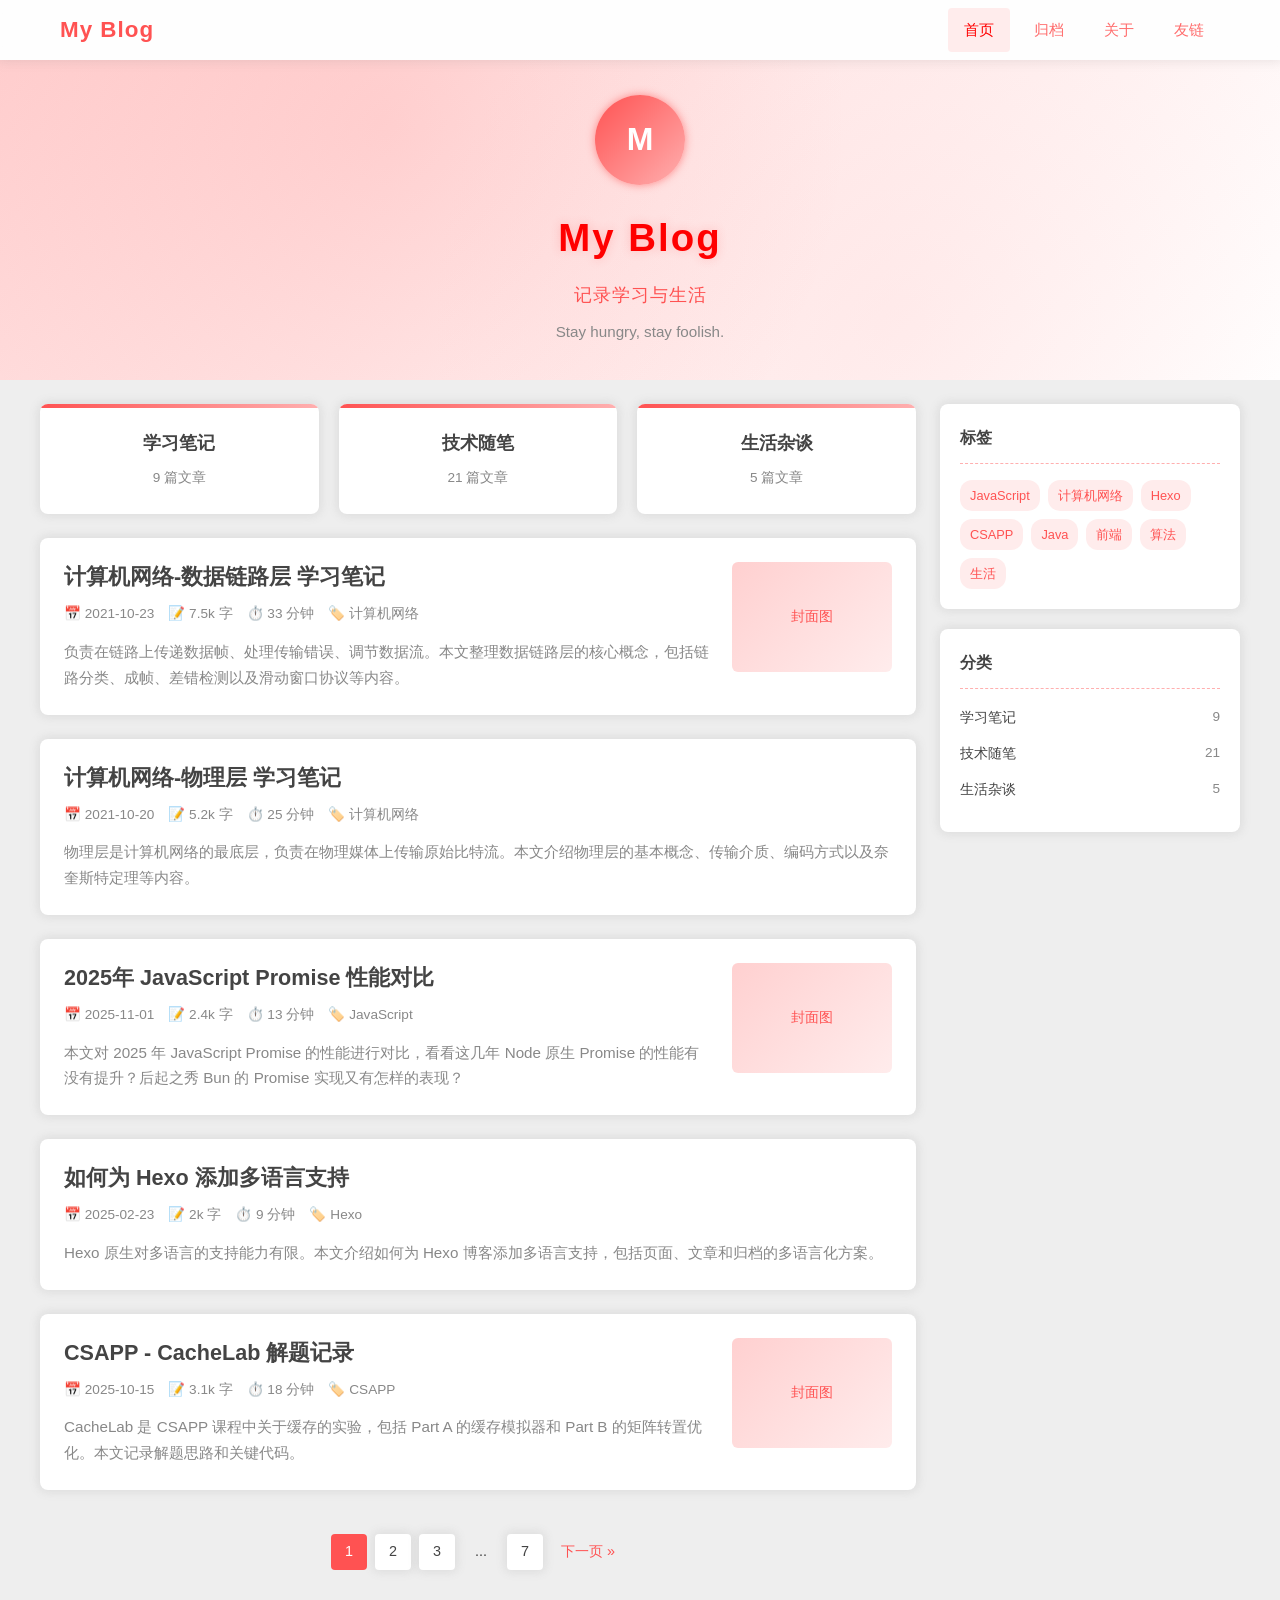
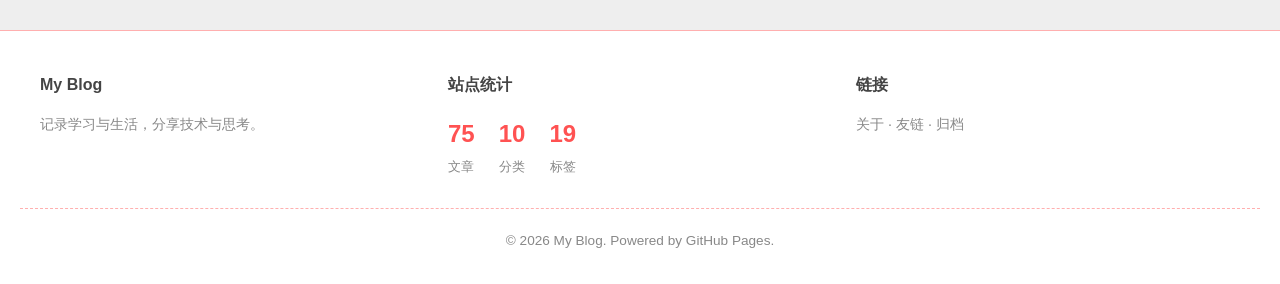
<file: index.html>
<!DOCTYPE html>
<html lang="zh-CN">
<head>
    <meta charset="UTF-8">
    <meta name="viewport" content="width=device-width, initial-scale=1.0">
    <title>My Blog</title>
    <link rel="stylesheet" href="css/style.css">
</head>
<body>
    <!-- 顶部导航 -->
    <nav class="navbar">
        <div class="nav-container">
            <a href="index.html" class="nav-logo">My Blog</a>
            <ul class="nav-menu">
                <li><a href="index.html" class="active">首页</a></li>
                <li><a href="archives.html">归档</a></li>
                <li><a href="about.html">关于</a></li>
                <li><a href="friends.html">友链</a></li>
            </ul>
            <button class="nav-toggle" aria-label="菜单">
                <span></span><span></span><span></span>
            </button>
        </div>
    </nav>

    <!-- 首页头部 -->
    <header class="header-hero">
        <div class="hero-inner">
            <div class="hero-avatar">M</div>
            <h1 class="hero-title">My Blog</h1>
            <p class="hero-subtitle">记录学习与生活</p>
            <p class="hero-desc">Stay hungry, stay foolish.</p>
        </div>
    </header>

    <!-- 主体内容 -->
    <div id="wrap">
        <div class="content">
            <main id="main">
                <!-- 分类卡片 -->
                <div class="category-grid">
                    <a href="#" class="category-card">
                        <div class="category-name">学习笔记</div>
                        <div class="category-count">9 篇文章</div>
                    </a>
                    <a href="#" class="category-card">
                        <div class="category-name">技术随笔</div>
                        <div class="category-count">21 篇文章</div>
                    </a>
                    <a href="#" class="category-card">
                        <div class="category-name">生活杂谈</div>
                        <div class="category-count">5 篇文章</div>
                    </a>
                </div>

                <!-- 文章列表 -->
                <div class="post-list">
                    <article class="post-card">
                        <div class="post-card-main">
                            <h2 class="post-title"><a href="post.html">计算机网络-数据链路层 学习笔记</a></h2>
                            <div class="post-meta">
                                <span>📅 2021-10-23</span>
                                <span>📝 7.5k 字</span>
                                <span>⏱️ 33 分钟</span>
                                <span>🏷️ <a href="#">计算机网络</a></span>
                            </div>
                            <div class="post-excerpt">
                                <p>负责在链路上传递数据帧、处理传输错误、调节数据流。本文整理数据链路层的核心概念，包括链路分类、成帧、差错检测以及滑动窗口协议等内容。</p>
                            </div>
                        </div>
                        <div class="post-card-thumb">封面图</div>
                    </article>

                    <article class="post-card">
                        <div class="post-card-main">
                            <h2 class="post-title"><a href="post.html">计算机网络-物理层 学习笔记</a></h2>
                            <div class="post-meta">
                                <span>📅 2021-10-20</span>
                                <span>📝 5.2k 字</span>
                                <span>⏱️ 25 分钟</span>
                                <span>🏷️ <a href="#">计算机网络</a></span>
                            </div>
                            <div class="post-excerpt">
                                <p>物理层是计算机网络的最底层，负责在物理媒体上传输原始比特流。本文介绍物理层的基本概念、传输介质、编码方式以及奈奎斯特定理等内容。</p>
                            </div>
                        </div>
                    </article>

                    <article class="post-card">
                        <div class="post-card-main">
                            <h2 class="post-title"><a href="post.html">2025年 JavaScript Promise 性能对比</a></h2>
                            <div class="post-meta">
                                <span>📅 2025-11-01</span>
                                <span>📝 2.4k 字</span>
                                <span>⏱️ 13 分钟</span>
                                <span>🏷️ <a href="#">JavaScript</a></span>
                            </div>
                            <div class="post-excerpt">
                                <p>本文对 2025 年 JavaScript Promise 的性能进行对比，看看这几年 Node 原生 Promise 的性能有没有提升？后起之秀 Bun 的 Promise 实现又有怎样的表现？</p>
                            </div>
                        </div>
                        <div class="post-card-thumb">封面图</div>
                    </article>

                    <article class="post-card">
                        <div class="post-card-main">
                            <h2 class="post-title"><a href="post.html">如何为 Hexo 添加多语言支持</a></h2>
                            <div class="post-meta">
                                <span>📅 2025-02-23</span>
                                <span>📝 2k 字</span>
                                <span>⏱️ 9 分钟</span>
                                <span>🏷️ <a href="#">Hexo</a></span>
                            </div>
                            <div class="post-excerpt">
                                <p>Hexo 原生对多语言的支持能力有限。本文介绍如何为 Hexo 博客添加多语言支持，包括页面、文章和归档的多语言化方案。</p>
                            </div>
                        </div>
                    </article>

                    <article class="post-card">
                        <div class="post-card-main">
                            <h2 class="post-title"><a href="post.html">CSAPP - CacheLab 解题记录</a></h2>
                            <div class="post-meta">
                                <span>📅 2025-10-15</span>
                                <span>📝 3.1k 字</span>
                                <span>⏱️ 18 分钟</span>
                                <span>🏷️ <a href="#">CSAPP</a></span>
                            </div>
                            <div class="post-excerpt">
                                <p>CacheLab 是 CSAPP 课程中关于缓存的实验，包括 Part A 的缓存模拟器和 Part B 的矩阵转置优化。本文记录解题思路和关键代码。</p>
                            </div>
                        </div>
                        <div class="post-card-thumb">封面图</div>
                    </article>
                </div>

                <!-- 分页 -->
                <div class="pagination">
                    <span class="page-current">1</span>
                    <a href="#" class="page-link">2</a>
                    <a href="#" class="page-link">3</a>
                    <span>...</span>
                    <a href="#" class="page-link">7</a>
                    <a href="#" class="page-next">下一页 »</a>
                </div>
            </main>

            <!-- 侧边栏 -->
            <aside class="sidebar">
                <div class="sidebar-card">
                    <h3 class="sidebar-title">标签</h3>
                    <div class="tag-cloud">
                        <a href="#">JavaScript</a>
                        <a href="#">计算机网络</a>
                        <a href="#">Hexo</a>
                        <a href="#">CSAPP</a>
                        <a href="#">Java</a>
                        <a href="#">前端</a>
                        <a href="#">算法</a>
                        <a href="#">生活</a>
                    </div>
                </div>

                <div class="sidebar-card">
                    <h3 class="sidebar-title">分类</h3>
                    <ul class="sidebar-list">
                        <li><a href="#">学习笔记 <span class="count">9</span></a></li>
                        <li><a href="#">技术随笔 <span class="count">21</span></a></li>
                        <li><a href="#">生活杂谈 <span class="count">5</span></a></li>
                    </ul>
                </div>
            </aside>
        </div>
    </div>

    <!-- 底部 -->
    <footer class="footer">
        <div class="footer-inner">
            <div class="footer-col">
                <h4 class="footer-col-title">My Blog</h4>
                <p>记录学习与生活，分享技术与思考。</p>
            </div>
            <div class="footer-col">
                <h4 class="footer-col-title">站点统计</h4>
                <div class="footer-stats">
                    <div class="footer-stat">
                        <div class="footer-stat-value">75</div>
                        <div class="footer-stat-label">文章</div>
                    </div>
                    <div class="footer-stat">
                        <div class="footer-stat-value">10</div>
                        <div class="footer-stat-label">分类</div>
                    </div>
                    <div class="footer-stat">
                        <div class="footer-stat-value">19</div>
                        <div class="footer-stat-label">标签</div>
                    </div>
                </div>
            </div>
            <div class="footer-col">
                <h4 class="footer-col-title">链接</h4>
                <p><a href="about.html">关于</a> · <a href="friends.html">友链</a> · <a href="archives.html">归档</a></p>
            </div>
        </div>
        <div class="footer-bottom">
            <p>&copy; 2026 My Blog. Powered by GitHub Pages.</p>
        </div>
    </footer>

    <script src="js/main.js"></script>
</body>
</html>
</file>
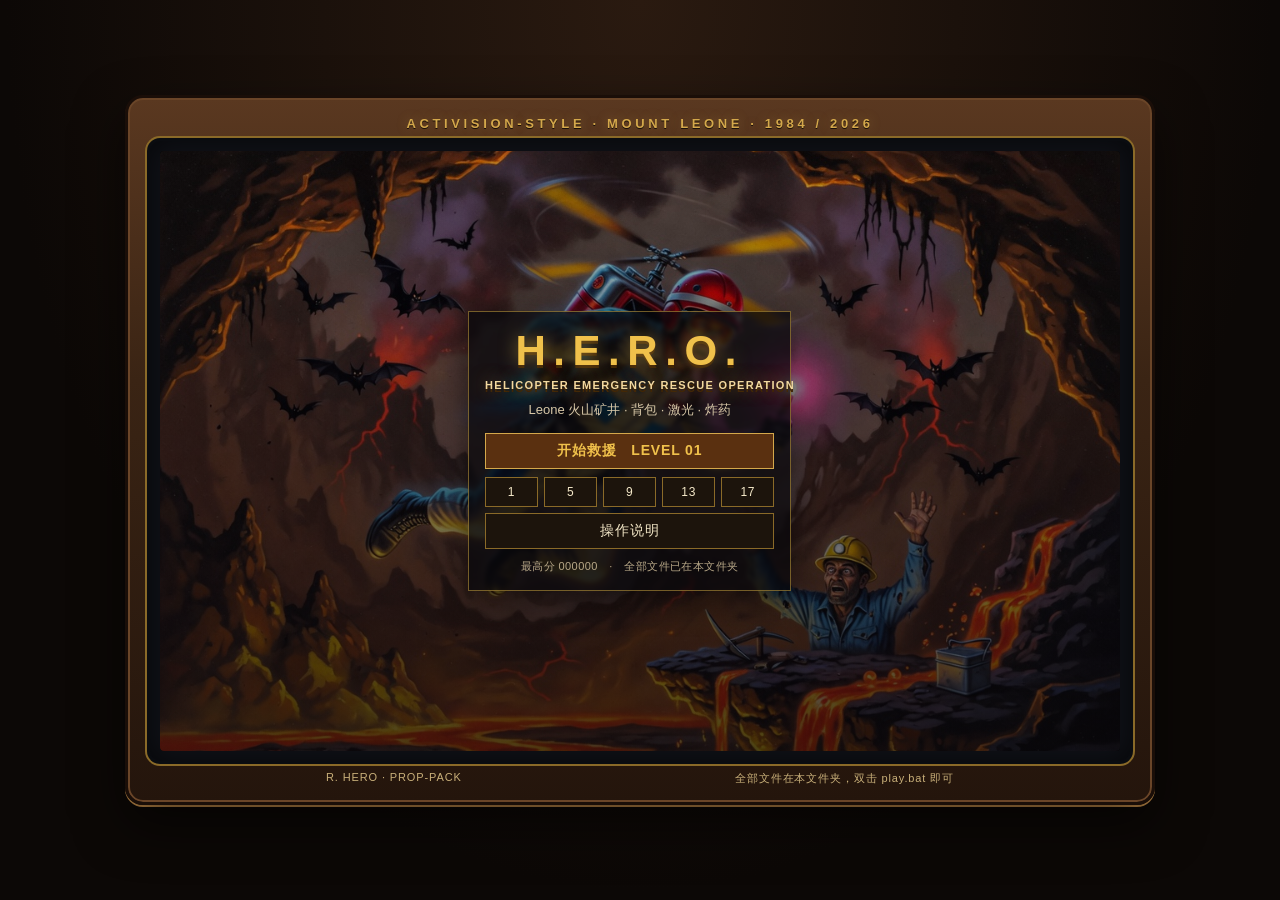
<file: static/game/HERO/index.html>
<!DOCTYPE html>
<html lang="zh-CN">
<head>
  <meta charset="UTF-8" />
  <meta name="viewport" content="width=device-width, initial-scale=1, maximum-scale=1, user-scalable=no" />
  <title>H.E.R.O. — Atari 复刻</title>
  <link rel="icon" href="assets/icon.jpg" />
  <link rel="stylesheet" href="css/style.css" />
</head>
<body>
  <div class="cabinet">
    <div class="brand">ACTIVISION-STYLE · MOUNT LEONE · 1984 / 2026</div>
    <div class="screen-bezel">
      <canvas id="game" width="320" height="200" tabindex="0" aria-label="H.E.R.O. game"></canvas>
      <div class="scanlines"></div>
      <div class="vignette"></div>
      <div id="overlay"><div id="overlay-root"></div></div>
      <div id="touch">
        <div class="pad up">▲</div>
        <div class="pad down">▼</div>
        <div class="pad left">◀</div>
        <div class="pad right">▶</div>
        <div class="pad bomb">炸药</div>
        <div class="pad laser">激光</div>
      </div>
    </div>
    <div class="footer">
      <span>R. HERO · PROP-PACK</span>
      <span>全部文件在本文件夹，双击 play.bat 即可</span>
    </div>
  </div>
  <script src="js/audio.js"></script>
  <script src="js/sprites.js"></script>
  <script src="js/levels.js"></script>
  <script src="js/game.js"></script>
</body>
</html>
</file>
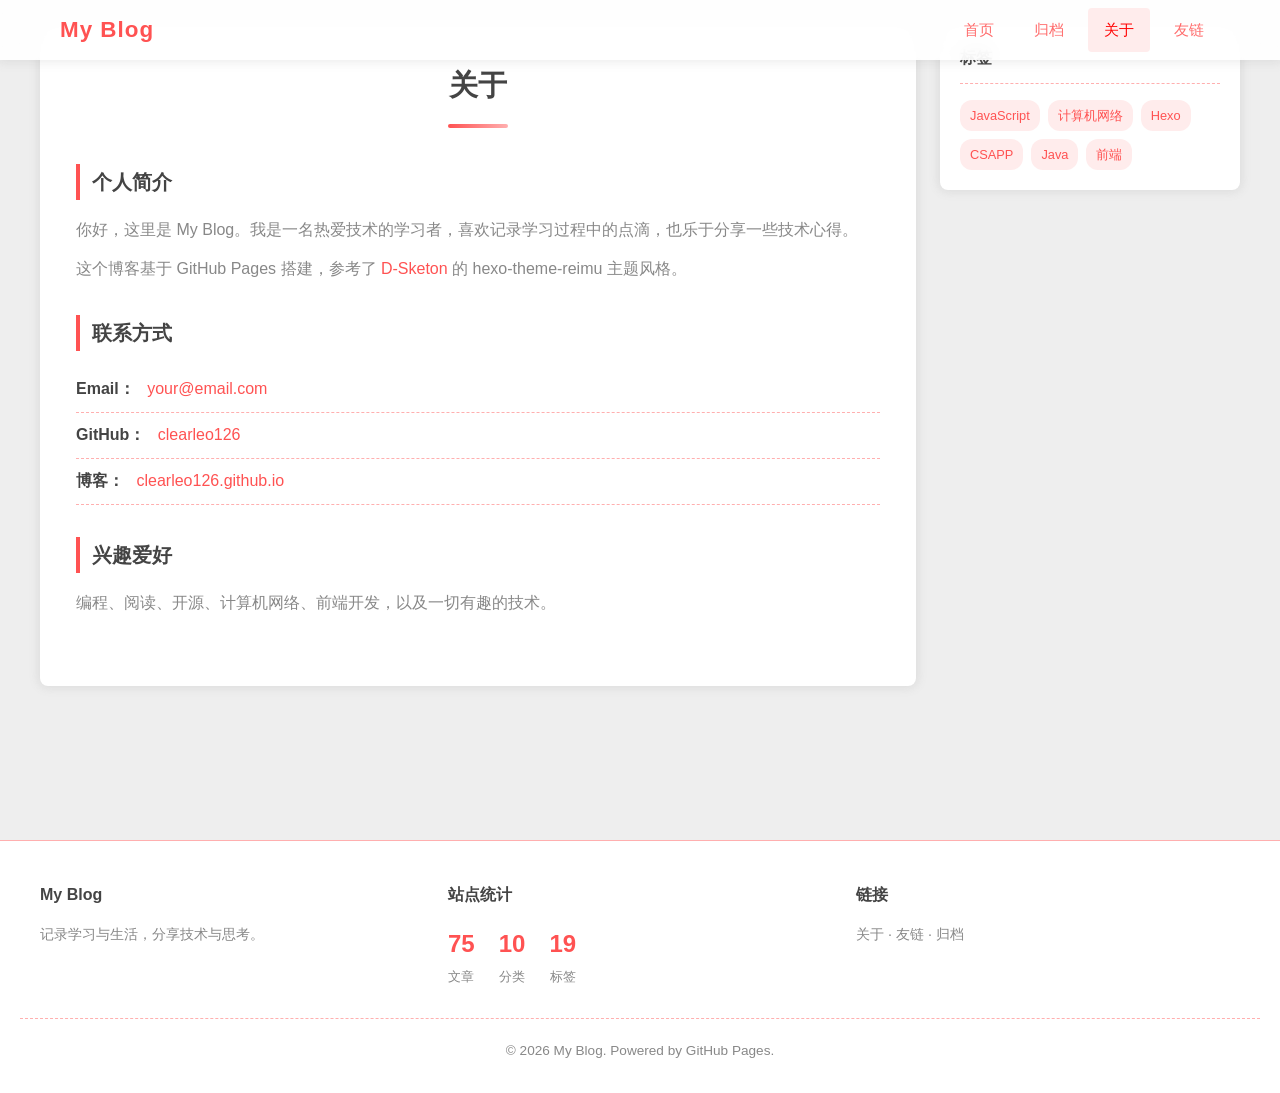
<file: about.html>
<!DOCTYPE html>
<html lang="zh-CN">
<head>
    <meta charset="UTF-8">
    <meta name="viewport" content="width=device-width, initial-scale=1.0">
    <title>关于 - My Blog</title>
    <link rel="stylesheet" href="css/style.css">
</head>
<body>
    <!-- 顶部导航 -->
    <nav class="navbar">
        <div class="nav-container">
            <a href="index.html" class="nav-logo">My Blog</a>
            <ul class="nav-menu">
                <li><a href="index.html">首页</a></li>
                <li><a href="archives.html">归档</a></li>
                <li><a href="about.html" class="active">关于</a></li>
                <li><a href="friends.html">友链</a></li>
            </ul>
            <button class="nav-toggle" aria-label="菜单">
                <span></span><span></span><span></span>
            </button>
        </div>
    </nav>

    <!-- 主体内容 -->
    <div id="wrap">
        <div class="content">
            <main id="main">
                <div class="wrap-card">
                    <h1 class="page-title">关于</h1>

                    <section class="about-section">
                        <h2>个人简介</h2>
                        <p>你好，这里是 My Blog。我是一名热爱技术的学习者，喜欢记录学习过程中的点滴，也乐于分享一些技术心得。</p>
                        <p>这个博客基于 GitHub Pages 搭建，参考了 <a href="https://d-sketon.github.io/" target="_blank">D-Sketon</a> 的 hexo-theme-reimu 主题风格。</p>
                    </section>

                    <section class="about-section">
                        <h2>联系方式</h2>
                        <ul class="contact-list">
                            <li><strong>Email：</strong> <a href="mailto:your@email.com">your@email.com</a></li>
                            <li><strong>GitHub：</strong> <a href="https://github.com/clearleo126" target="_blank">clearleo126</a></li>
                            <li><strong>博客：</strong> <a href="https://clearleo126.github.io">clearleo126.github.io</a></li>
                        </ul>
                    </section>

                    <section class="about-section">
                        <h2>兴趣爱好</h2>
                        <p>编程、阅读、开源、计算机网络、前端开发，以及一切有趣的技术。</p>
                    </section>
                </div>
            </main>

            <!-- 侧边栏 -->
            <aside class="sidebar">
                <div class="sidebar-card">
                    <h3 class="sidebar-title">标签</h3>
                    <div class="tag-cloud">
                        <a href="#">JavaScript</a>
                        <a href="#">计算机网络</a>
                        <a href="#">Hexo</a>
                        <a href="#">CSAPP</a>
                        <a href="#">Java</a>
                        <a href="#">前端</a>
                    </div>
                </div>
            </aside>
        </div>
    </div>

    <!-- 底部 -->
    <footer class="footer">
        <div class="footer-inner">
            <div class="footer-col">
                <h4 class="footer-col-title">My Blog</h4>
                <p>记录学习与生活，分享技术与思考。</p>
            </div>
            <div class="footer-col">
                <h4 class="footer-col-title">站点统计</h4>
                <div class="footer-stats">
                    <div class="footer-stat">
                        <div class="footer-stat-value">75</div>
                        <div class="footer-stat-label">文章</div>
                    </div>
                    <div class="footer-stat">
                        <div class="footer-stat-value">10</div>
                        <div class="footer-stat-label">分类</div>
                    </div>
                    <div class="footer-stat">
                        <div class="footer-stat-value">19</div>
                        <div class="footer-stat-label">标签</div>
                    </div>
                </div>
            </div>
            <div class="footer-col">
                <h4 class="footer-col-title">链接</h4>
                <p><a href="about.html">关于</a> · <a href="friends.html">友链</a> · <a href="archives.html">归档</a></p>
            </div>
        </div>
        <div class="footer-bottom">
            <p>&copy; 2026 My Blog. Powered by GitHub Pages.</p>
        </div>
    </footer>

    <script src="js/main.js"></script>
</body>
</html>
</file>
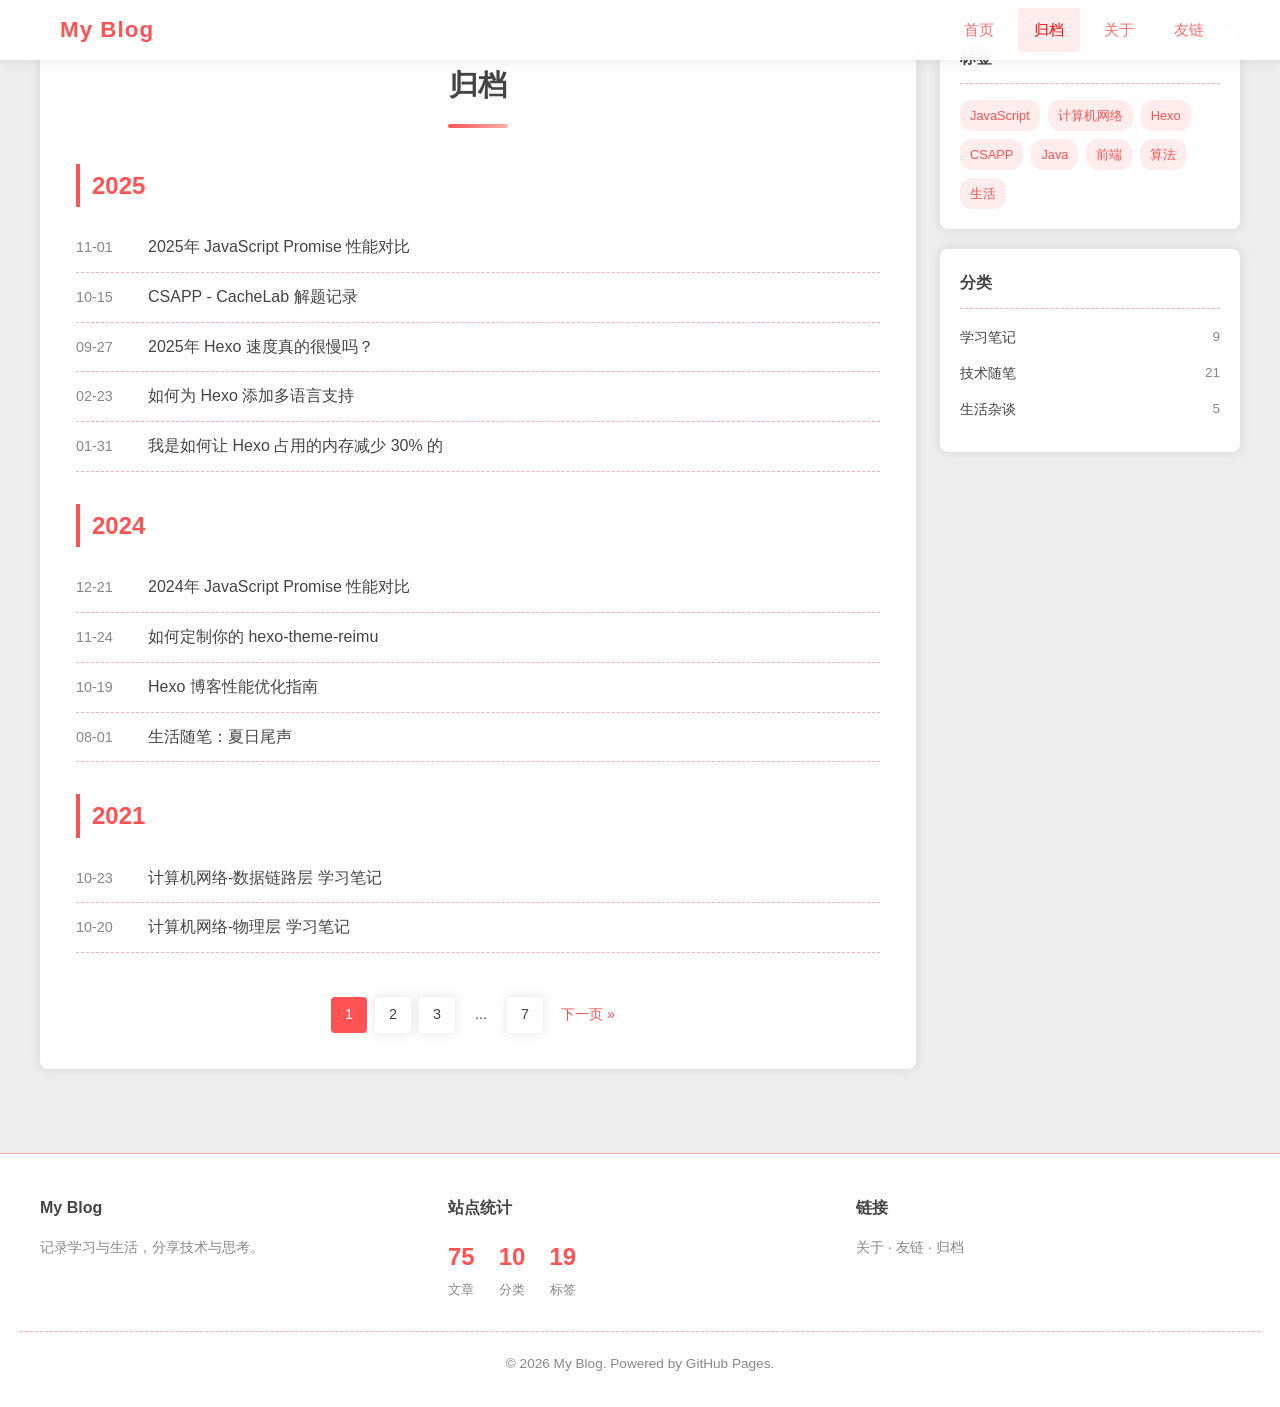
<file: archives.html>
<!DOCTYPE html>
<html lang="zh-CN">
<head>
    <meta charset="UTF-8">
    <meta name="viewport" content="width=device-width, initial-scale=1.0">
    <title>归档 - My Blog</title>
    <link rel="stylesheet" href="css/style.css">
</head>
<body>
    <!-- 顶部导航 -->
    <nav class="navbar">
        <div class="nav-container">
            <a href="index.html" class="nav-logo">My Blog</a>
            <ul class="nav-menu">
                <li><a href="index.html">首页</a></li>
                <li><a href="archives.html" class="active">归档</a></li>
                <li><a href="about.html">关于</a></li>
                <li><a href="friends.html">友链</a></li>
            </ul>
            <button class="nav-toggle" aria-label="菜单">
                <span></span><span></span><span></span>
            </button>
        </div>
    </nav>

    <!-- 主体内容 -->
    <div id="wrap">
        <div class="content">
            <main id="main">
                <div class="wrap-card">
                    <h1 class="page-title">归档</h1>

                    <div class="archive-year-group">
                        <h2 class="archive-year">2025</h2>
                        <ul class="archive-list">
                            <li class="archive-item">
                                <span class="archive-date">11-01</span>
                                <a href="post.html" class="archive-link">2025年 JavaScript Promise 性能对比</a>
                            </li>
                            <li class="archive-item">
                                <span class="archive-date">10-15</span>
                                <a href="post.html" class="archive-link">CSAPP - CacheLab 解题记录</a>
                            </li>
                            <li class="archive-item">
                                <span class="archive-date">09-27</span>
                                <a href="post.html" class="archive-link">2025年 Hexo 速度真的很慢吗？</a>
                            </li>
                            <li class="archive-item">
                                <span class="archive-date">02-23</span>
                                <a href="post.html" class="archive-link">如何为 Hexo 添加多语言支持</a>
                            </li>
                            <li class="archive-item">
                                <span class="archive-date">01-31</span>
                                <a href="post.html" class="archive-link">我是如何让 Hexo 占用的内存减少 30% 的</a>
                            </li>
                        </ul>
                    </div>

                    <div class="archive-year-group">
                        <h2 class="archive-year">2024</h2>
                        <ul class="archive-list">
                            <li class="archive-item">
                                <span class="archive-date">12-21</span>
                                <a href="post.html" class="archive-link">2024年 JavaScript Promise 性能对比</a>
                            </li>
                            <li class="archive-item">
                                <span class="archive-date">11-24</span>
                                <a href="post.html" class="archive-link">如何定制你的 hexo-theme-reimu</a>
                            </li>
                            <li class="archive-item">
                                <span class="archive-date">10-19</span>
                                <a href="post.html" class="archive-link">Hexo 博客性能优化指南</a>
                            </li>
                            <li class="archive-item">
                                <span class="archive-date">08-01</span>
                                <a href="post.html" class="archive-link">生活随笔：夏日尾声</a>
                            </li>
                        </ul>
                    </div>

                    <div class="archive-year-group">
                        <h2 class="archive-year">2021</h2>
                        <ul class="archive-list">
                            <li class="archive-item">
                                <span class="archive-date">10-23</span>
                                <a href="post.html" class="archive-link">计算机网络-数据链路层 学习笔记</a>
                            </li>
                            <li class="archive-item">
                                <span class="archive-date">10-20</span>
                                <a href="post.html" class="archive-link">计算机网络-物理层 学习笔记</a>
                            </li>
                        </ul>
                    </div>

                    <div class="pagination">
                        <span class="page-current">1</span>
                        <a href="#" class="page-link">2</a>
                        <a href="#" class="page-link">3</a>
                        <span>...</span>
                        <a href="#" class="page-link">7</a>
                        <a href="#" class="page-next">下一页 »</a>
                    </div>
                </div>
            </main>

            <!-- 侧边栏 -->
            <aside class="sidebar">
                <div class="sidebar-card">
                    <h3 class="sidebar-title">标签</h3>
                    <div class="tag-cloud">
                        <a href="#">JavaScript</a>
                        <a href="#">计算机网络</a>
                        <a href="#">Hexo</a>
                        <a href="#">CSAPP</a>
                        <a href="#">Java</a>
                        <a href="#">前端</a>
                        <a href="#">算法</a>
                        <a href="#">生活</a>
                    </div>
                </div>

                <div class="sidebar-card">
                    <h3 class="sidebar-title">分类</h3>
                    <ul class="sidebar-list">
                        <li><a href="#">学习笔记 <span class="count">9</span></a></li>
                        <li><a href="#">技术随笔 <span class="count">21</span></a></li>
                        <li><a href="#">生活杂谈 <span class="count">5</span></a></li>
                    </ul>
                </div>
            </aside>
        </div>
    </div>

    <!-- 底部 -->
    <footer class="footer">
        <div class="footer-inner">
            <div class="footer-col">
                <h4 class="footer-col-title">My Blog</h4>
                <p>记录学习与生活，分享技术与思考。</p>
            </div>
            <div class="footer-col">
                <h4 class="footer-col-title">站点统计</h4>
                <div class="footer-stats">
                    <div class="footer-stat">
                        <div class="footer-stat-value">75</div>
                        <div class="footer-stat-label">文章</div>
                    </div>
                    <div class="footer-stat">
                        <div class="footer-stat-value">10</div>
                        <div class="footer-stat-label">分类</div>
                    </div>
                    <div class="footer-stat">
                        <div class="footer-stat-value">19</div>
                        <div class="footer-stat-label">标签</div>
                    </div>
                </div>
            </div>
            <div class="footer-col">
                <h4 class="footer-col-title">链接</h4>
                <p><a href="about.html">关于</a> · <a href="friends.html">友链</a> · <a href="archives.html">归档</a></p>
            </div>
        </div>
        <div class="footer-bottom">
            <p>&copy; 2026 My Blog. Powered by GitHub Pages.</p>
        </div>
    </footer>

    <script src="js/main.js"></script>
</body>
</html>
</file>
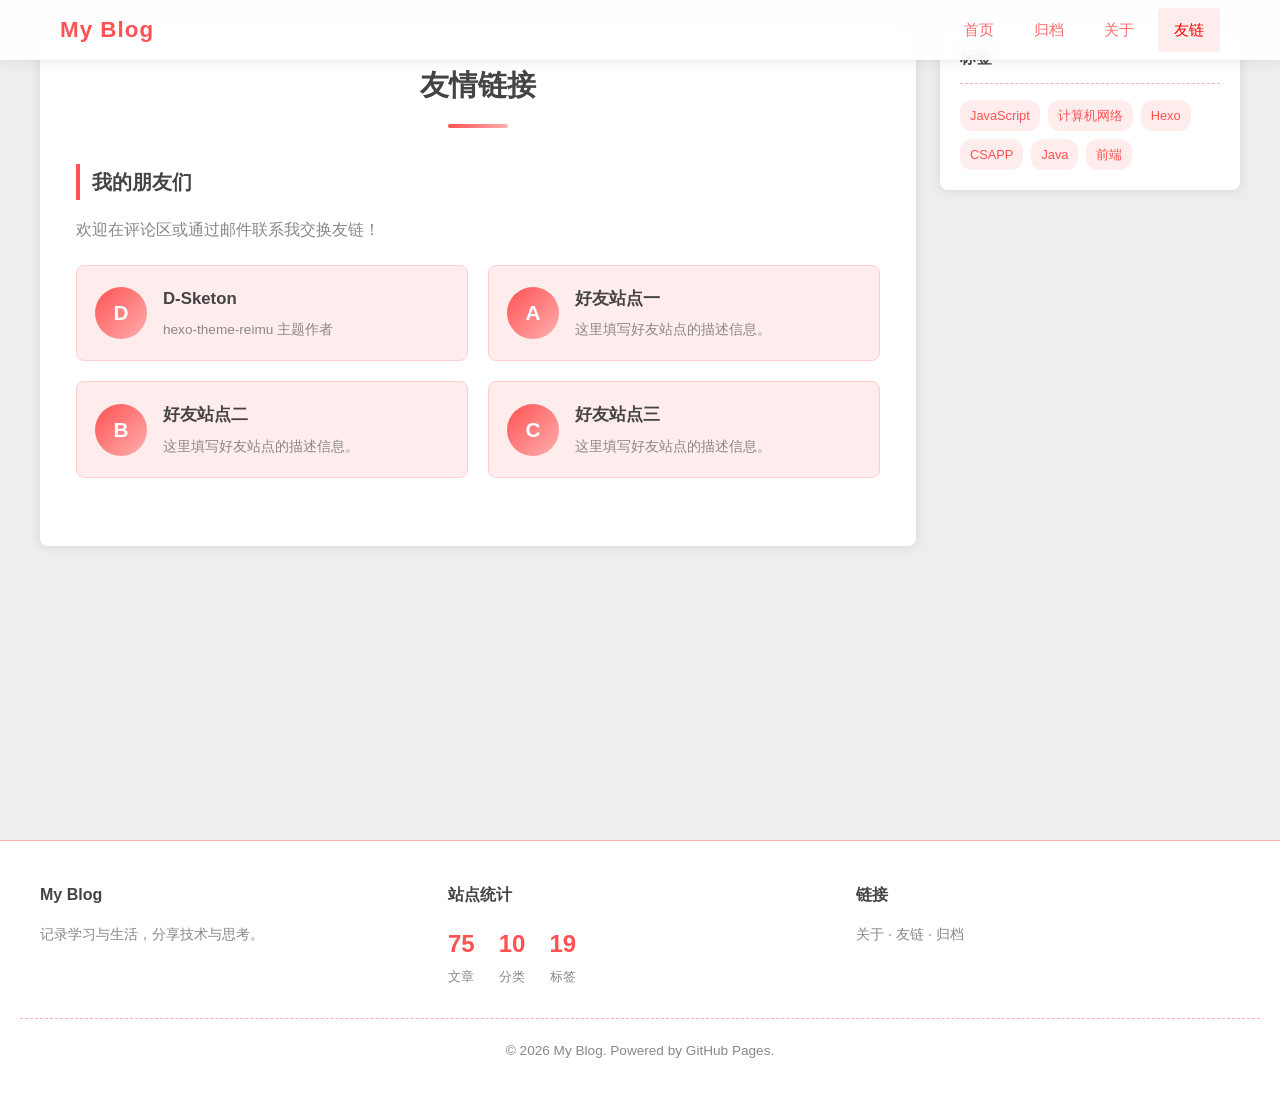
<file: friends.html>
<!DOCTYPE html>
<html lang="zh-CN">
<head>
    <meta charset="UTF-8">
    <meta name="viewport" content="width=device-width, initial-scale=1.0">
    <title>友链 - My Blog</title>
    <link rel="stylesheet" href="css/style.css">
</head>
<body>
    <!-- 顶部导航 -->
    <nav class="navbar">
        <div class="nav-container">
            <a href="index.html" class="nav-logo">My Blog</a>
            <ul class="nav-menu">
                <li><a href="index.html">首页</a></li>
                <li><a href="archives.html">归档</a></li>
                <li><a href="about.html">关于</a></li>
                <li><a href="friends.html" class="active">友链</a></li>
            </ul>
            <button class="nav-toggle" aria-label="菜单">
                <span></span><span></span><span></span>
            </button>
        </div>
    </nav>

    <!-- 主体内容 -->
    <div id="wrap">
        <div class="content">
            <main id="main">
                <div class="wrap-card">
                    <h1 class="page-title">友情链接</h1>

                    <section class="friends-section">
                        <h2>我的朋友们</h2>
                        <p style="color: var(--grey-9); margin-bottom: 20px;">欢迎在评论区或通过邮件联系我交换友链！</p>

                        <div class="friends-grid">
                            <div class="friend-card">
                                <div class="friend-avatar">D</div>
                                <div class="friend-info">
                                    <h3 class="friend-name"><a href="https://d-sketon.github.io/" target="_blank">D-Sketon</a></h3>
                                    <p class="friend-desc">hexo-theme-reimu 主题作者</p>
                                </div>
                            </div>

                            <div class="friend-card">
                                <div class="friend-avatar">A</div>
                                <div class="friend-info">
                                    <h3 class="friend-name"><a href="#" target="_blank">好友站点一</a></h3>
                                    <p class="friend-desc">这里填写好友站点的描述信息。</p>
                                </div>
                            </div>

                            <div class="friend-card">
                                <div class="friend-avatar">B</div>
                                <div class="friend-info">
                                    <h3 class="friend-name"><a href="#" target="_blank">好友站点二</a></h3>
                                    <p class="friend-desc">这里填写好友站点的描述信息。</p>
                                </div>
                            </div>

                            <div class="friend-card">
                                <div class="friend-avatar">C</div>
                                <div class="friend-info">
                                    <h3 class="friend-name"><a href="#" target="_blank">好友站点三</a></h3>
                                    <p class="friend-desc">这里填写好友站点的描述信息。</p>
                                </div>
                            </div>
                        </div>
                    </section>
                </div>
            </main>

            <!-- 侧边栏 -->
            <aside class="sidebar">
                <div class="sidebar-card">
                    <h3 class="sidebar-title">标签</h3>
                    <div class="tag-cloud">
                        <a href="#">JavaScript</a>
                        <a href="#">计算机网络</a>
                        <a href="#">Hexo</a>
                        <a href="#">CSAPP</a>
                        <a href="#">Java</a>
                        <a href="#">前端</a>
                    </div>
                </div>
            </aside>
        </div>
    </div>

    <!-- 底部 -->
    <footer class="footer">
        <div class="footer-inner">
            <div class="footer-col">
                <h4 class="footer-col-title">My Blog</h4>
                <p>记录学习与生活，分享技术与思考。</p>
            </div>
            <div class="footer-col">
                <h4 class="footer-col-title">站点统计</h4>
                <div class="footer-stats">
                    <div class="footer-stat">
                        <div class="footer-stat-value">75</div>
                        <div class="footer-stat-label">文章</div>
                    </div>
                    <div class="footer-stat">
                        <div class="footer-stat-value">10</div>
                        <div class="footer-stat-label">分类</div>
                    </div>
                    <div class="footer-stat">
                        <div class="footer-stat-value">19</div>
                        <div class="footer-stat-label">标签</div>
                    </div>
                </div>
            </div>
            <div class="footer-col">
                <h4 class="footer-col-title">链接</h4>
                <p><a href="about.html">关于</a> · <a href="friends.html">友链</a> · <a href="archives.html">归档</a></p>
            </div>
        </div>
        <div class="footer-bottom">
            <p>&copy; 2026 My Blog. Powered by GitHub Pages.</p>
        </div>
    </footer>

    <script src="js/main.js"></script>
</body>
</html>
</file>
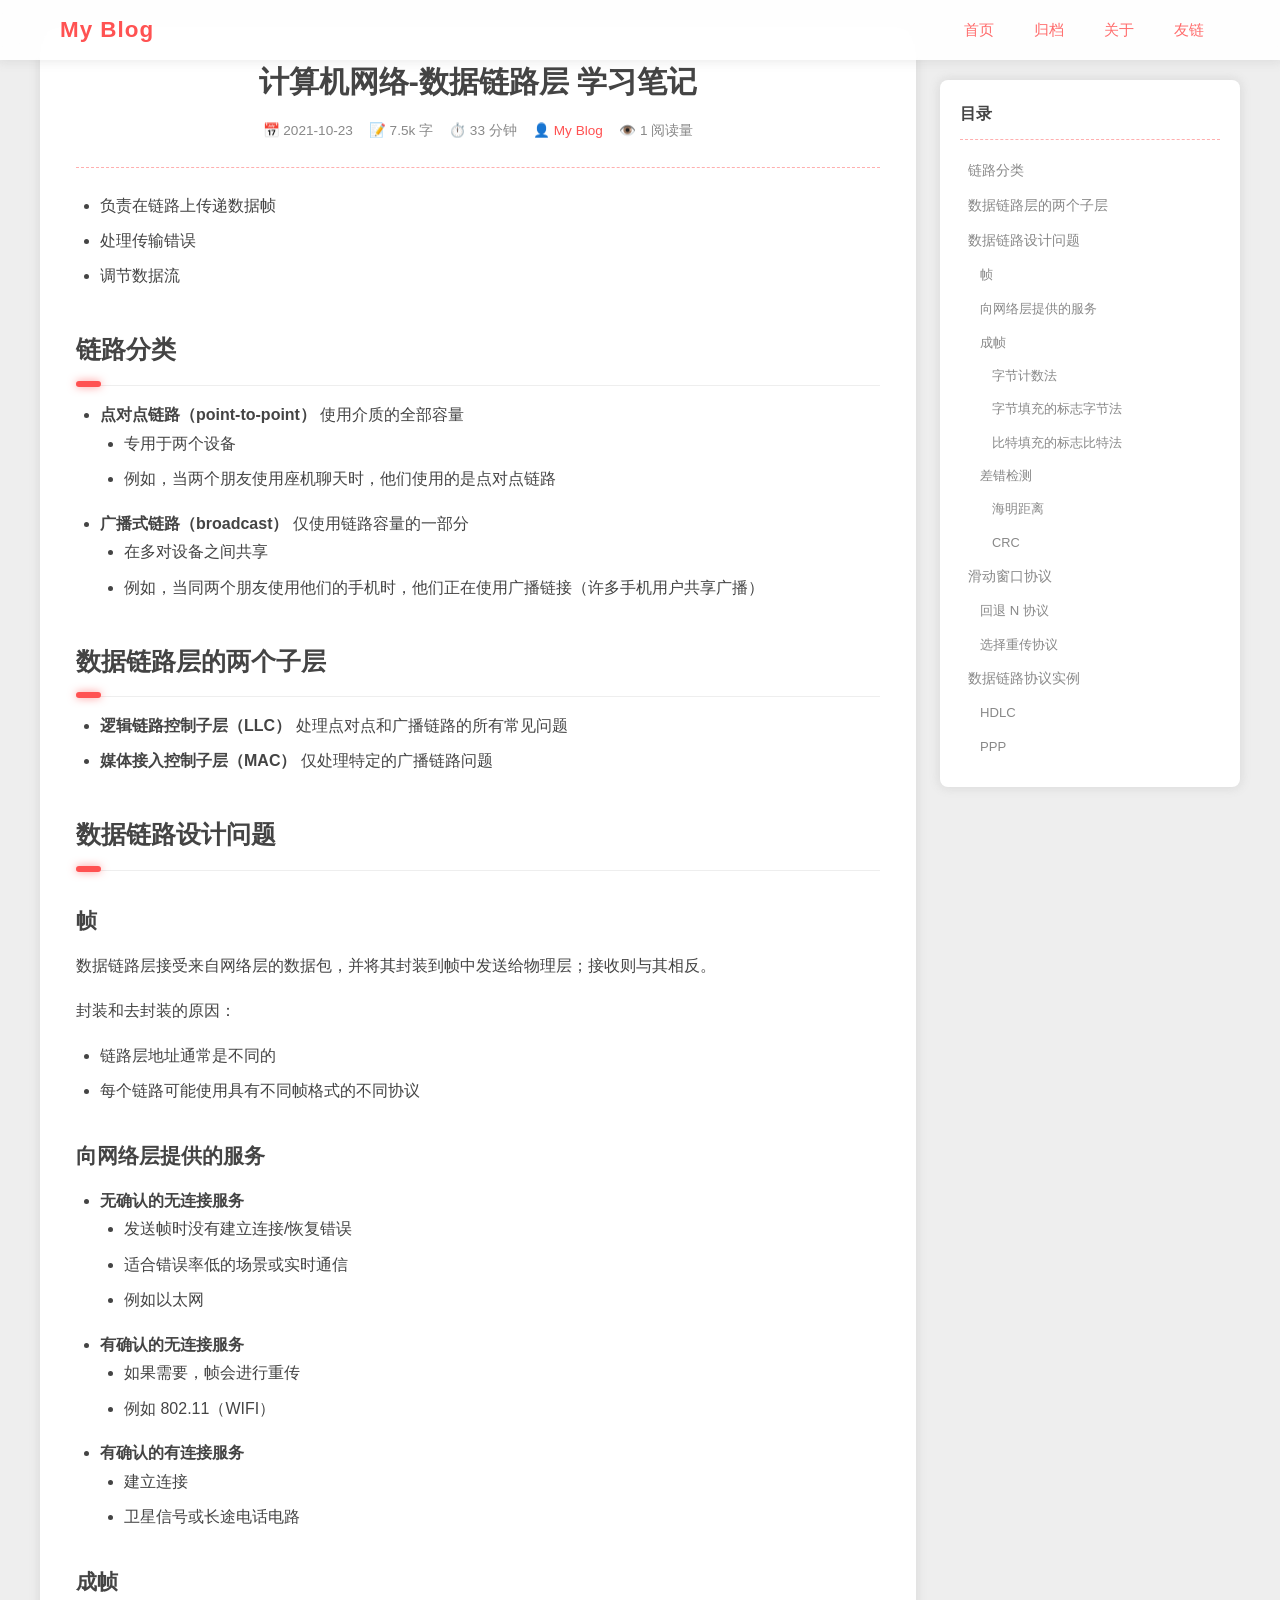
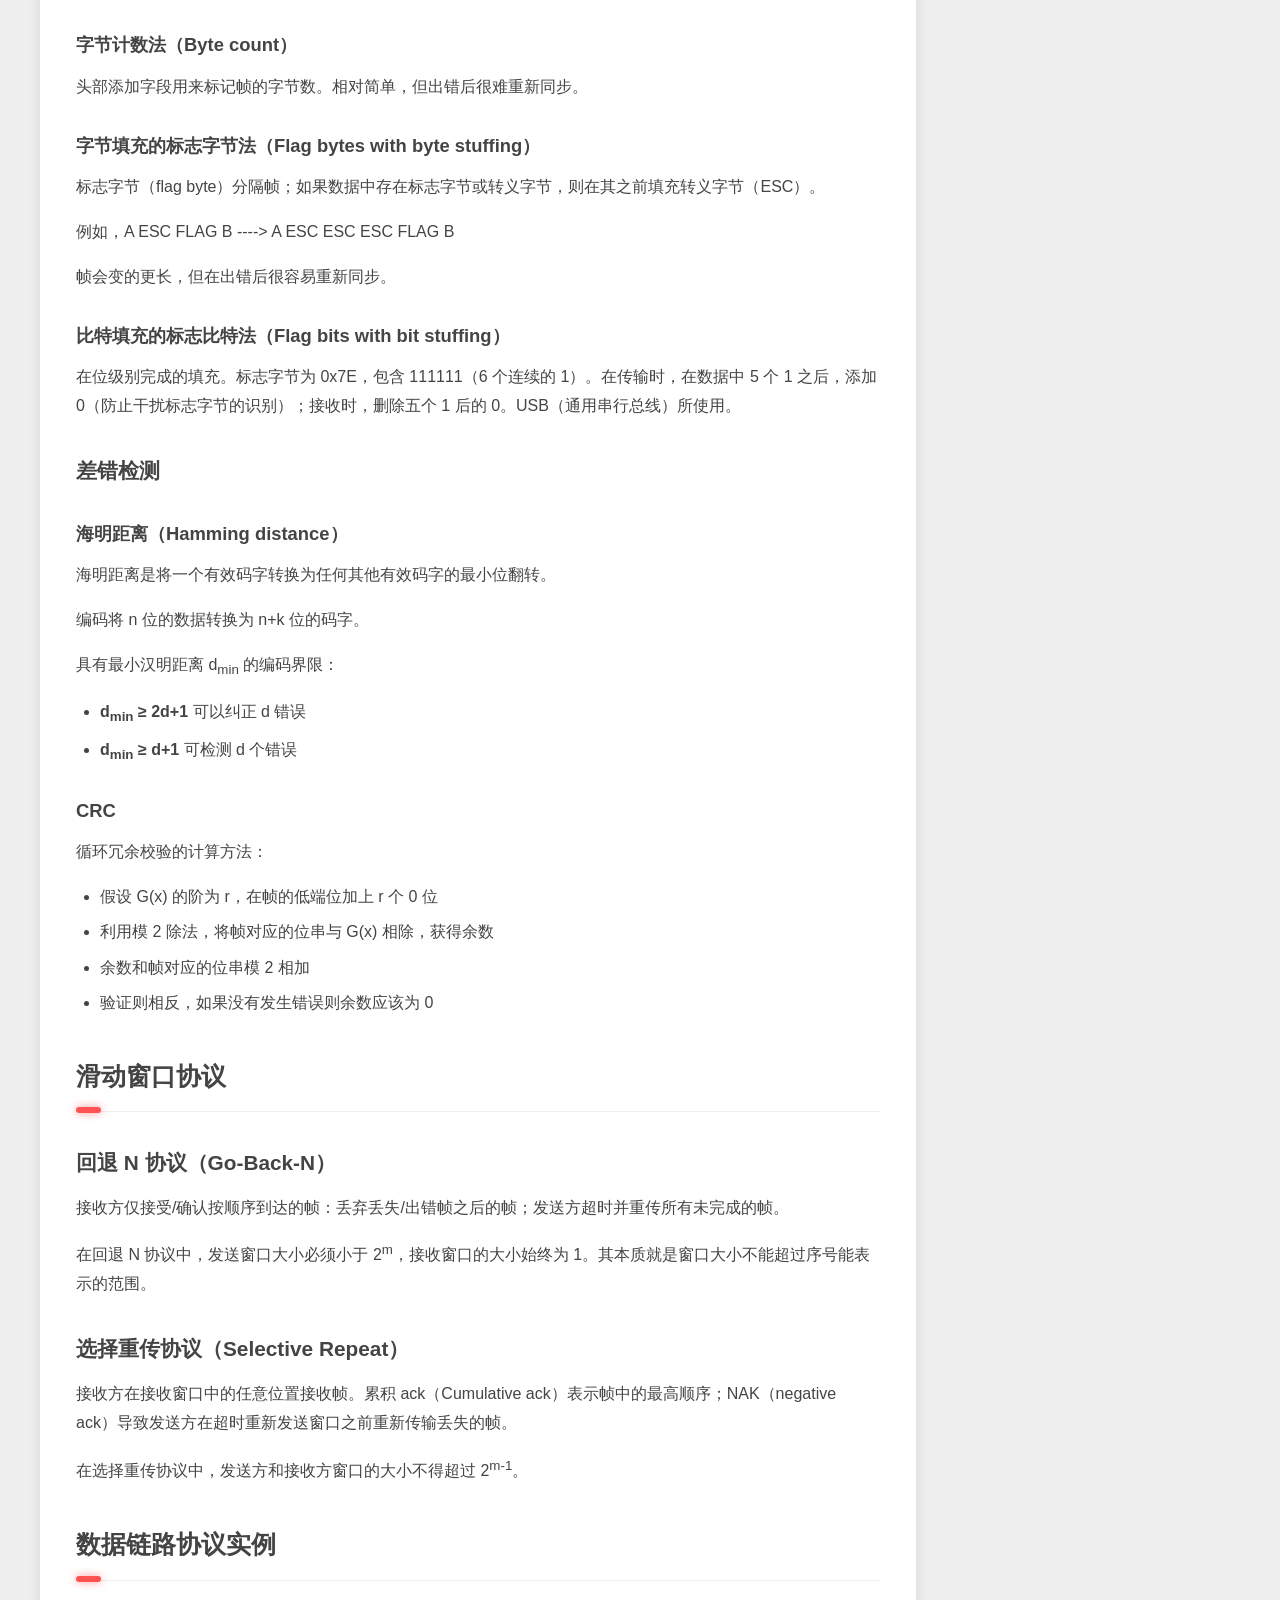
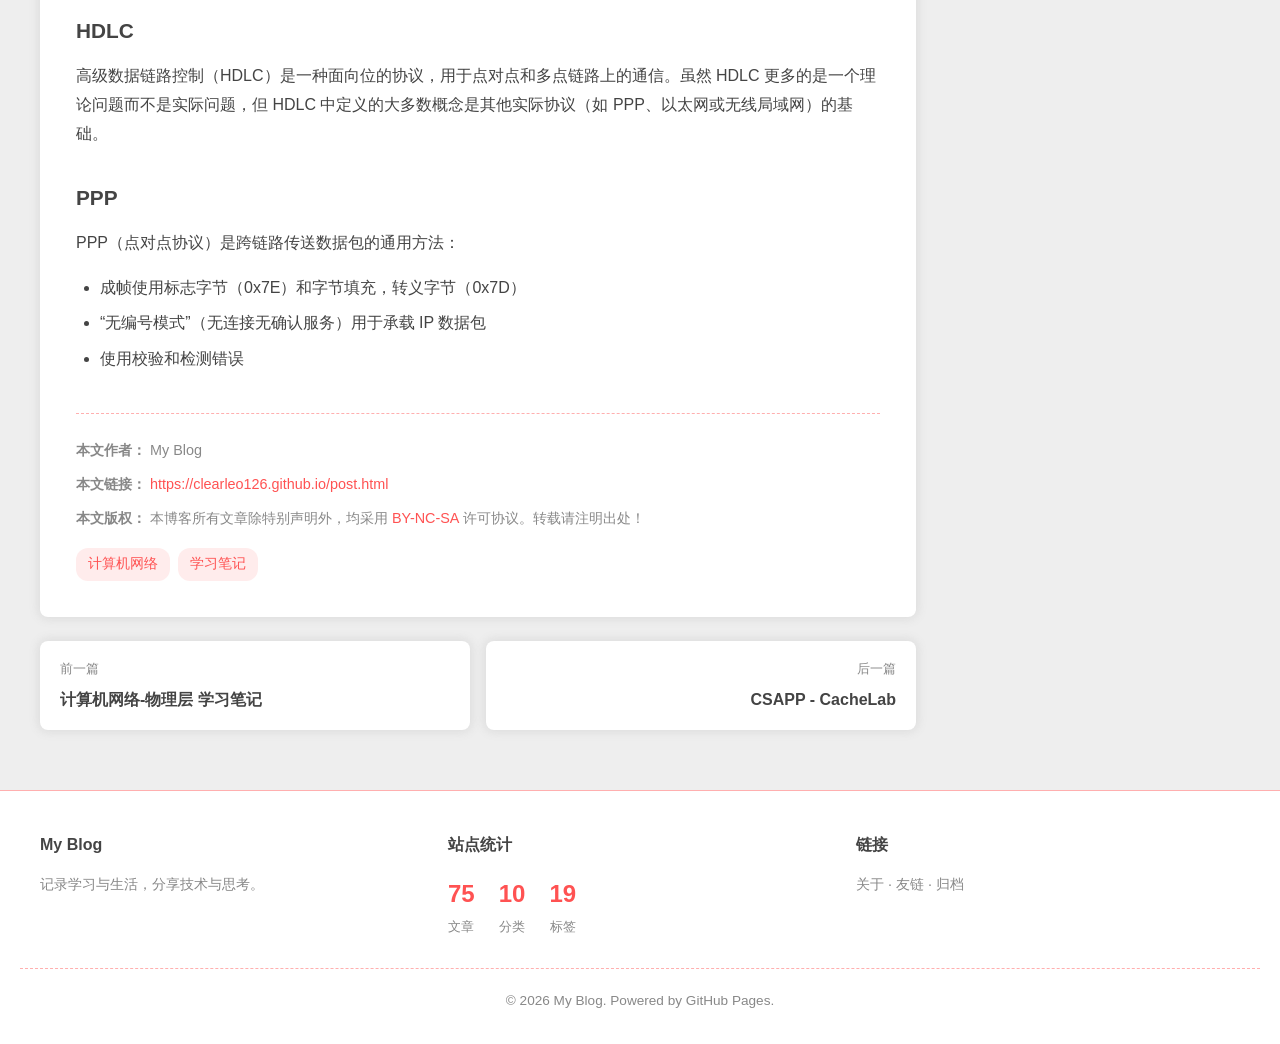
<file: post.html>
<!DOCTYPE html>
<html lang="zh-CN">
<head>
    <meta charset="UTF-8">
    <meta name="viewport" content="width=device-width, initial-scale=1.0">
    <title>计算机网络-数据链路层 学习笔记 - My Blog</title>
    <link rel="stylesheet" href="css/style.css">
</head>
<body>
    <!-- 顶部导航 -->
    <nav class="navbar">
        <div class="nav-container">
            <a href="index.html" class="nav-logo">My Blog</a>
            <ul class="nav-menu">
                <li><a href="index.html">首页</a></li>
                <li><a href="archives.html">归档</a></li>
                <li><a href="about.html">关于</a></li>
                <li><a href="friends.html">友链</a></li>
            </ul>
            <button class="nav-toggle" aria-label="菜单">
                <span></span><span></span><span></span>
            </button>
        </div>
    </nav>

    <!-- 主体内容 -->
    <div id="wrap">
        <div class="content">
            <main id="main">
                <article class="wrap-card">
                    <header class="article-header">
                        <h1 class="article-title">计算机网络-数据链路层 学习笔记</h1>
                        <div class="article-meta">
                            <span>📅 2021-10-23</span>
                            <span>📝 7.5k 字</span>
                            <span>⏱️ 33 分钟</span>
                            <span>👤 <a href="#">My Blog</a></span>
                            <span>👁️ <span id="visit-count">0</span> 阅读量</span>
                        </div>
                    </header>

                    <div class="article-entry" id="article-content">
                        <ul>
                            <li>负责在链路上传递数据帧</li>
                            <li>处理传输错误</li>
                            <li>调节数据流</li>
                        </ul>

                        <h2 id="链路分类">链路分类</h2>
                        <ul>
                            <li><strong>点对点链路（point-to-point）</strong> 使用介质的全部容量
                                <ul>
                                    <li>专用于两个设备</li>
                                    <li>例如，当两个朋友使用座机聊天时，他们使用的是点对点链路</li>
                                </ul>
                            </li>
                            <li><strong>广播式链路（broadcast）</strong> 仅使用链路容量的一部分
                                <ul>
                                    <li>在多对设备之间共享</li>
                                    <li>例如，当同两个朋友使用他们的手机时，他们正在使用广播链接（许多手机用户共享广播）</li>
                                </ul>
                            </li>
                        </ul>

                        <h2 id="数据链路层的两个子层">数据链路层的两个子层</h2>
                        <ul>
                            <li><strong>逻辑链路控制子层（LLC）</strong> 处理点对点和广播链路的所有常见问题</li>
                            <li><strong>媒体接入控制子层（MAC）</strong> 仅处理特定的广播链路问题</li>
                        </ul>

                        <h2 id="数据链路设计问题">数据链路设计问题</h2>

                        <h3 id="帧">帧</h3>
                        <p>数据链路层接受来自网络层的数据包，并将其封装到帧中发送给物理层；接收则与其相反。</p>
                        <p>封装和去封装的原因：</p>
                        <ul>
                            <li>链路层地址通常是不同的</li>
                            <li>每个链路可能使用具有不同帧格式的不同协议</li>
                        </ul>

                        <h3 id="向网络层提供的服务">向网络层提供的服务</h3>
                        <ul>
                            <li><strong>无确认的无连接服务</strong>
                                <ul>
                                    <li>发送帧时没有建立连接/恢复错误</li>
                                    <li>适合错误率低的场景或实时通信</li>
                                    <li>例如以太网</li>
                                </ul>
                            </li>
                            <li><strong>有确认的无连接服务</strong>
                                <ul>
                                    <li>如果需要，帧会进行重传</li>
                                    <li>例如 802.11（WIFI）</li>
                                </ul>
                            </li>
                            <li><strong>有确认的有连接服务</strong>
                                <ul>
                                    <li>建立连接</li>
                                    <li>卫星信号或长途电话电路</li>
                                </ul>
                            </li>
                        </ul>

                        <h3 id="成帧">成帧</h3>

                        <h4 id="字节计数法">字节计数法（Byte count）</h4>
                        <p>头部添加字段用来标记帧的字节数。相对简单，但出错后很难重新同步。</p>

                        <h4 id="字节填充的标志字节法">字节填充的标志字节法（Flag bytes with byte stuffing）</h4>
                        <p>标志字节（flag byte）分隔帧；如果数据中存在标志字节或转义字节，则在其之前填充转义字节（ESC）。</p>
                        <p>例如，A ESC FLAG B ----&gt; A ESC ESC ESC FLAG B</p>
                        <p>帧会变的更长，但在出错后很容易重新同步。</p>

                        <h4 id="比特填充的标志比特法">比特填充的标志比特法（Flag bits with bit stuffing）</h4>
                        <p>在位级别完成的填充。标志字节为 0x7E，包含 111111（6 个连续的 1）。在传输时，在数据中 5 个 1 之后，添加 0（防止干扰标志字节的识别）；接收时，删除五个 1 后的 0。USB（通用串行总线）所使用。</p>

                        <h3 id="差错检测">差错检测</h3>

                        <h4 id="海明距离">海明距离（Hamming distance）</h4>
                        <p>海明距离是将一个有效码字转换为任何其他有效码字的最小位翻转。</p>
                        <p>编码将 n 位的数据转换为 n+k 位的码字。</p>
                        <p>具有最小汉明距离 d<sub>min</sub> 的编码界限：</p>
                        <ul>
                            <li><strong>d<sub>min</sub> ≥ 2d+1</strong> 可以纠正 d 错误</li>
                            <li><strong>d<sub>min</sub> ≥ d+1</strong> 可检测 d 个错误</li>
                        </ul>

                        <h4 id="crc">CRC</h4>
                        <p>循环冗余校验的计算方法：</p>
                        <ul>
                            <li>假设 G(x) 的阶为 r，在帧的低端位加上 r 个 0 位</li>
                            <li>利用模 2 除法，将帧对应的位串与 G(x) 相除，获得余数</li>
                            <li>余数和帧对应的位串模 2 相加</li>
                            <li>验证则相反，如果没有发生错误则余数应该为 0</li>
                        </ul>

                        <h2 id="滑动窗口协议">滑动窗口协议</h2>

                        <h3 id="回退n协议">回退 N 协议（Go-Back-N）</h3>
                        <p>接收方仅接受/确认按顺序到达的帧：丢弃丢失/出错帧之后的帧；发送方超时并重传所有未完成的帧。</p>
                        <p>在回退 N 协议中，发送窗口大小必须小于 2<sup>m</sup>，接收窗口的大小始终为 1。其本质就是窗口大小不能超过序号能表示的范围。</p>

                        <h3 id="选择重传协议">选择重传协议（Selective Repeat）</h3>
                        <p>接收方在接收窗口中的任意位置接收帧。累积 ack（Cumulative ack）表示帧中的最高顺序；NAK（negative ack）导致发送方在超时重新发送窗口之前重新传输丢失的帧。</p>
                        <p>在选择重传协议中，发送方和接收方窗口的大小不得超过 2<sup>m-1</sup>。</p>

                        <h2 id="数据链路协议实例">数据链路协议实例</h2>

                        <h3 id="hdlc">HDLC</h3>
                        <p>高级数据链路控制（HDLC）是一种面向位的协议，用于点对点和多点链路上的通信。虽然 HDLC 更多的是一个理论问题而不是实际问题，但 HDLC 中定义的大多数概念是其他实际协议（如 PPP、以太网或无线局域网）的基础。</p>

                        <h3 id="ppp">PPP</h3>
                        <p>PPP（点对点协议）是跨链路传送数据包的通用方法：</p>
                        <ul>
                            <li>成帧使用标志字节（0x7E）和字节填充，转义字节（0x7D）</li>
                            <li>“无编号模式”（无连接无确认服务）用于承载 IP 数据包</li>
                            <li>使用校验和检测错误</li>
                        </ul>
                    </div>

                    <footer class="article-footer">
                        <p><strong>本文作者：</strong> My Blog</p>
                        <p><strong>本文链接：</strong> <a href="post.html">https://clearleo126.github.io/post.html</a></p>
                        <p><strong>本文版权：</strong> 本博客所有文章除特别声明外，均采用 <a href="#">BY-NC-SA</a> 许可协议。转载请注明出处！</p>
                        <div class="article-tags">
                            <a href="#">计算机网络</a>
                            <a href="#">学习笔记</a>
                        </div>
                    </footer>
                </article>

                <!-- 上下篇导航 -->
                <div class="post-nav">
                    <a href="#" class="post-nav-item prev">
                        <div class="post-nav-label">前一篇</div>
                        <div class="post-nav-title">计算机网络-物理层 学习笔记</div>
                    </a>
                    <a href="#" class="post-nav-item next">
                        <div class="post-nav-label">后一篇</div>
                        <div class="post-nav-title">CSAPP - CacheLab</div>
                    </a>
                </div>
            </main>

            <!-- 目录侧边栏 -->
            <aside class="sidebar">
                <div class="sidebar-card toc-wrap">
                    <h3 class="sidebar-title">目录</h3>
                    <ul class="toc-list" id="toc-list">
                        <li><a href="#链路分类" class="toc-h2">链路分类</a></li>
                        <li><a href="#数据链路层的两个子层" class="toc-h2">数据链路层的两个子层</a></li>
                        <li><a href="#数据链路设计问题" class="toc-h2">数据链路设计问题</a></li>
                        <li><a href="#帧" class="toc-h3">帧</a></li>
                        <li><a href="#向网络层提供的服务" class="toc-h3">向网络层提供的服务</a></li>
                        <li><a href="#成帧" class="toc-h3">成帧</a></li>
                        <li><a href="#字节计数法" class="toc-h4">字节计数法</a></li>
                        <li><a href="#字节填充的标志字节法" class="toc-h4">字节填充的标志字节法</a></li>
                        <li><a href="#比特填充的标志比特法" class="toc-h4">比特填充的标志比特法</a></li>
                        <li><a href="#差错检测" class="toc-h3">差错检测</a></li>
                        <li><a href="#海明距离" class="toc-h4">海明距离</a></li>
                        <li><a href="#crc" class="toc-h4">CRC</a></li>
                        <li><a href="#滑动窗口协议" class="toc-h2">滑动窗口协议</a></li>
                        <li><a href="#回退n协议" class="toc-h3">回退 N 协议</a></li>
                        <li><a href="#选择重传协议" class="toc-h3">选择重传协议</a></li>
                        <li><a href="#数据链路协议实例" class="toc-h2">数据链路协议实例</a></li>
                        <li><a href="#hdlc" class="toc-h3">HDLC</a></li>
                        <li><a href="#ppp" class="toc-h3">PPP</a></li>
                    </ul>
                </div>
            </aside>
        </div>
    </div>

    <!-- 底部 -->
    <footer class="footer">
        <div class="footer-inner">
            <div class="footer-col">
                <h4 class="footer-col-title">My Blog</h4>
                <p>记录学习与生活，分享技术与思考。</p>
            </div>
            <div class="footer-col">
                <h4 class="footer-col-title">站点统计</h4>
                <div class="footer-stats">
                    <div class="footer-stat">
                        <div class="footer-stat-value">75</div>
                        <div class="footer-stat-label">文章</div>
                    </div>
                    <div class="footer-stat">
                        <div class="footer-stat-value">10</div>
                        <div class="footer-stat-label">分类</div>
                    </div>
                    <div class="footer-stat">
                        <div class="footer-stat-value">19</div>
                        <div class="footer-stat-label">标签</div>
                    </div>
                </div>
            </div>
            <div class="footer-col">
                <h4 class="footer-col-title">链接</h4>
                <p><a href="about.html">关于</a> · <a href="friends.html">友链</a> · <a href="archives.html">归档</a></p>
            </div>
        </div>
        <div class="footer-bottom">
            <p>&copy; 2026 My Blog. Powered by GitHub Pages.</p>
        </div>
    </footer>

    <script src="js/main.js"></script>
</body>
</html>
</file>
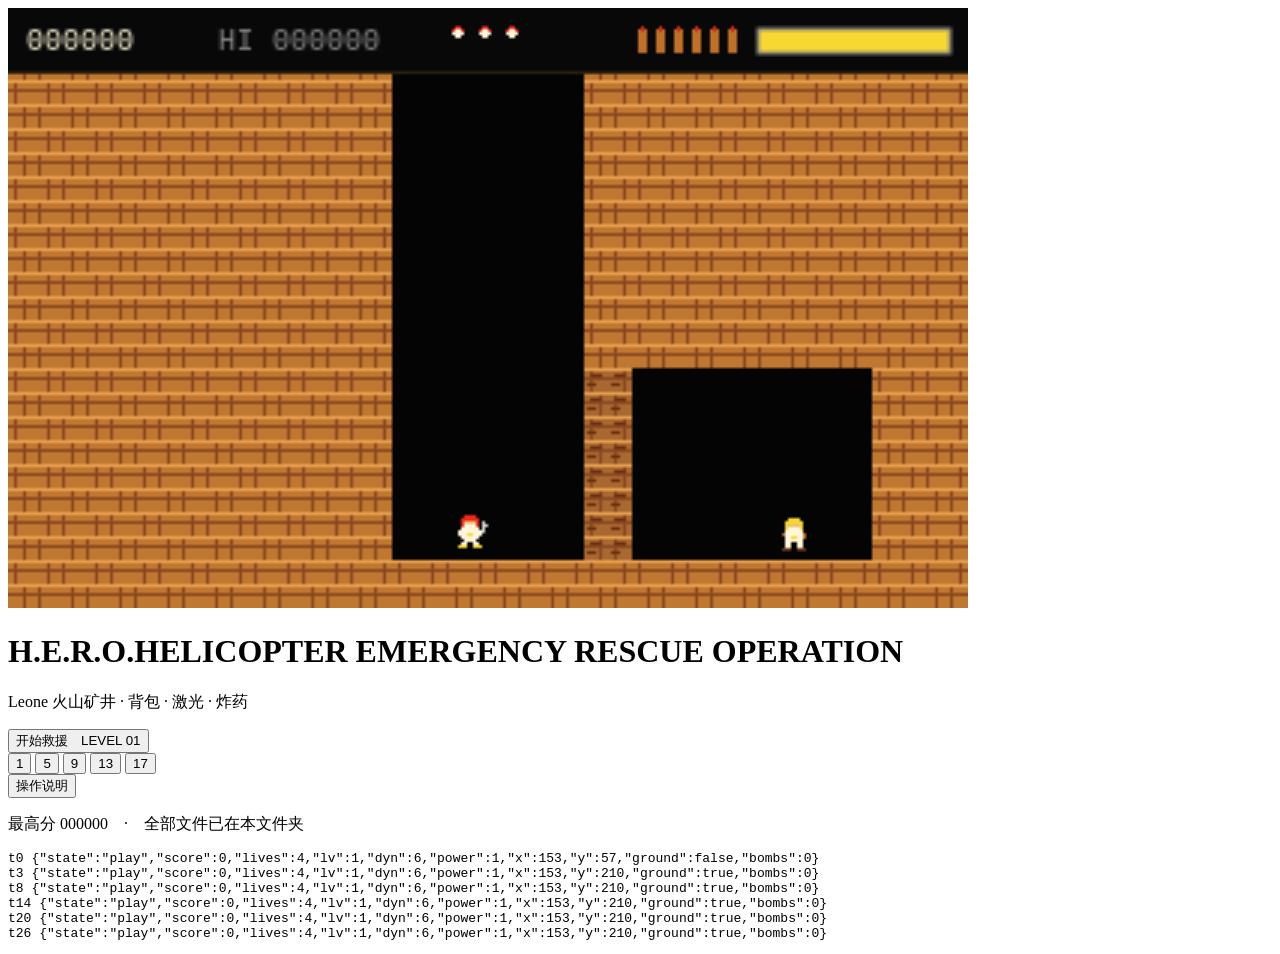
<file: static/game/HERO/tools/playtest.html>
<!DOCTYPE html>
<html lang="zh-CN">
<head>
  <meta charset="UTF-8" />
  <title>playtest</title>
</head>
<body>
  <canvas id="game" width="320" height="200"></canvas>
  <div id="overlay"><div id="overlay-root"></div></div>
  <div id="touch"></div>
  <pre id="out">running</pre>
  <script src="../js/audio.js"></script>
  <script src="../js/sprites.js"></script>
  <script src="../js/levels.js"></script>
  <script src="../js/game.js"></script>
  <script>
    const log = [];
    window.HERO.begin(0);
    log.push("t0 " + JSON.stringify(window.HERO.snapshot()));
    log.push("t3 " + JSON.stringify(window.HERO.simulate(3)));
    log.push("t8 " + JSON.stringify(window.HERO.simulate(5)));
    log.push("t14 " + JSON.stringify(window.HERO.simulate(6)));
    log.push("t20 " + JSON.stringify(window.HERO.simulate(6)));
    log.push("t26 " + JSON.stringify(window.HERO.simulate(6)));
    document.getElementById("out").textContent = log.join("\n");
    document.title = log[log.length - 1];
  </script>
</body>
</html>
</file>
<file: css/style.css>
/* ===== d-sketon / hexo-theme-reimu 风格重置 ===== */
* {
    margin: 0;
    padding: 0;
    box-sizing: border-box;
}

:root {
    --red-0: #ff0000;
    --red-1: #ff5252;
    --red-2: #ff7c7c;
    --red-3: #ffafaf;
    --red-4: #ffd0d0;
    --red-5: #ffecec;
    --red-6: #fff7f7;
    --grey-9: #888;
    --color-default: #444;
    --color-border: var(--red-3);
    --color-link: var(--red-1);
    --color-background: #eee;
    --color-code-background: #f8f8f8;
    --color-header-background: rgba(255, 255, 255, 0.9);
    --color-footer-background: #fff;
    --color-wrap: #fff;
    --color-meta-shadow: var(--red-6);
    --color-hover-shadow: rgba(120, 120, 120, 0.15);
    --shadow-card: 0 0 10px 2px var(--color-hover-shadow);
    --shadow-card-hover: 0 0 10px 4px var(--color-hover-shadow);
    --shadow-red-6: 0 0 8px rgba(255, 78, 78, 0.6);
    --max-width: 1200px;
    --nav-height: 60px;
}

html {
    scroll-behavior: smooth;
}

body {
    font-family: -apple-system, BlinkMacSystemFont, "Segoe UI", "PingFang SC",
        "Hiragino Sans GB", "Microsoft YaHei", "Helvetica Neue", sans-serif;
    color: var(--color-default);
    background: var(--color-background);
    line-height: 1.8;
    font-size: 16px;
}

a {
    color: var(--color-link);
    text-decoration: none;
    transition: color 0.2s ease;
}

a:hover {
    color: var(--red-0);
}

/* ===== 顶部导航 ===== */
.navbar {
    position: fixed;
    top: 0;
    left: 0;
    right: 0;
    height: var(--nav-height);
    background: var(--color-header-background);
    box-shadow: var(--shadow-card);
    backdrop-filter: blur(10px);
    z-index: 200;
    transition: background 1s, top 0.3s;
}

.navbar:hover {
    background: rgba(255, 255, 255, 0.95);
}

.nav-container {
    max-width: var(--max-width);
    margin: 0 auto;
    height: 100%;
    display: flex;
    align-items: center;
    justify-content: space-between;
    padding: 0 20px;
}

.nav-logo {
    font-size: 1.4rem;
    font-weight: 700;
    color: var(--red-1);
    letter-spacing: 1px;
}

.nav-logo:hover {
    color: var(--red-0);
}

.nav-menu {
    display: flex;
    list-style: none;
    gap: 8px;
}

.nav-menu a {
    display: block;
    padding: 8px 16px;
    color: var(--red-1);
    font-size: 0.95rem;
    font-weight: 500;
    border-radius: 4px;
    transition: all 0.2s ease;
    opacity: 0.85;
}

.nav-menu a:hover,
.nav-menu a.active {
    color: var(--red-0);
    background: var(--red-5);
    opacity: 1;
}

.nav-toggle {
    display: none;
    flex-direction: column;
    gap: 5px;
    background: none;
    border: none;
    cursor: pointer;
    padding: 4px;
}

.nav-toggle span {
    display: block;
    width: 24px;
    height: 2px;
    background-color: var(--red-1);
    border-radius: 2px;
    transition: all 0.3s ease;
}

.nav-toggle.active span:nth-child(1) {
    transform: rotate(45deg) translate(5px, 5px);
}

.nav-toggle.active span:nth-child(2) {
    opacity: 0;
}

.nav-toggle.active span:nth-child(3) {
    transform: rotate(-45deg) translate(5px, -5px);
}

/* ===== 头部横幅 / 首页 Hero ===== */
.header-hero {
    min-height: 320px;
    height: 35vh;
    max-height: 420px;
    display: flex;
    align-items: center;
    justify-content: center;
    text-align: center;
    background: linear-gradient(135deg, var(--red-4) 0%, var(--red-5) 50%, #fff 100%);
    position: relative;
    margin-top: var(--nav-height);
    overflow: hidden;
}

.header-hero::before {
    content: "";
    position: absolute;
    top: 0;
    left: 0;
    right: 0;
    bottom: 0;
    background: radial-gradient(circle at 30% 20%, rgba(255, 82, 82, 0.12) 0%, transparent 50%),
                radial-gradient(circle at 70% 80%, rgba(255, 175, 175, 0.15) 0%, transparent 50%);
}

.hero-inner {
    position: relative;
    z-index: 1;
    padding: 20px;
}

.hero-avatar {
    width: 90px;
    height: 90px;
    border-radius: 50%;
    margin: 0 auto 18px;
    background: linear-gradient(135deg, var(--red-1), var(--red-3));
    color: #fff;
    display: flex;
    align-items: center;
    justify-content: center;
    font-size: 2rem;
    font-weight: 700;
    box-shadow: var(--shadow-red-6);
}

.hero-title {
    font-size: 2.4rem;
    font-weight: 700;
    color: var(--red-0);
    letter-spacing: 2px;
    margin-bottom: 8px;
    text-shadow: 0 0 10px rgba(255, 82, 82, 0.25);
}

.hero-subtitle {
    font-size: 1.1rem;
    color: var(--red-1);
    letter-spacing: 1px;
    margin-bottom: 6px;
}

.hero-desc {
    font-size: 0.95rem;
    color: var(--grey-9);
}

/* ===== 页面内容容器 ===== */
#wrap {
    background: var(--color-background);
    min-height: calc(100vh - var(--nav-height));
    padding: 24px 20px 60px;
}

.content {
    position: relative;
    display: flex;
    align-items: stretch;
    max-width: 1200px;
    margin: 0 auto;
    gap: 24px;
}

#main {
    flex: 1;
    min-width: 0;
}

.wrap-card {
    background: var(--color-wrap);
    border-radius: 8px;
    box-shadow: var(--shadow-card);
    padding: 36px;
    margin-bottom: 24px;
    transition: box-shadow 0.3s ease;
}

.wrap-card:hover {
    box-shadow: var(--shadow-card-hover);
}

/* ===== 侧边栏 ===== */
.sidebar {
    width: 300px;
    flex-shrink: 0;
}

.sidebar-card {
    background: var(--color-wrap);
    border-radius: 8px;
    box-shadow: var(--shadow-card);
    padding: 20px;
    margin-bottom: 20px;
}

.sidebar-title {
    font-size: 1rem;
    font-weight: 700;
    color: var(--color-default);
    margin-bottom: 16px;
    padding-bottom: 10px;
    border-bottom: 1px dashed var(--color-border);
}

.sidebar-list {
    list-style: none;
}

.sidebar-list li {
    margin-bottom: 10px;
}

.sidebar-list a {
    color: var(--color-default);
    font-size: 0.9rem;
    display: flex;
    justify-content: space-between;
}

.sidebar-list a:hover {
    color: var(--red-1);
}

.sidebar-list .count {
    color: var(--grey-9);
    font-size: 0.85rem;
}

.tag-cloud {
    display: flex;
    flex-wrap: wrap;
    gap: 8px;
}

.tag-cloud a {
    display: inline-block;
    padding: 4px 10px;
    border-radius: 12px;
    background: var(--red-5);
    color: var(--red-1);
    font-size: 0.8rem;
    transition: all 0.2s ease;
}

.tag-cloud a:hover {
    background: var(--red-1);
    color: #fff;
}

/* ===== 首页分类卡片 ===== */
.category-grid {
    display: grid;
    grid-template-columns: repeat(auto-fill, minmax(220px, 1fr));
    gap: 20px;
    margin-bottom: 24px;
}

.category-card {
    display: block;
    background: var(--color-wrap);
    border-radius: 8px;
    box-shadow: var(--shadow-card);
    padding: 24px;
    text-align: center;
    transition: all 0.3s ease;
    position: relative;
    overflow: hidden;
}

.category-card::before {
    content: "";
    position: absolute;
    top: 0;
    left: 0;
    right: 0;
    height: 4px;
    background: linear-gradient(90deg, var(--red-1), var(--red-3));
}

.category-card:hover {
    transform: translateY(-3px);
    box-shadow: var(--shadow-card-hover);
}

.category-card:hover .category-name {
    color: var(--red-0);
}

.category-name {
    font-size: 1.1rem;
    font-weight: 700;
    color: var(--color-default);
    margin-bottom: 6px;
}

.category-count {
    font-size: 0.85rem;
    color: var(--grey-9);
}

/* ===== 文章列表（首页 / 归档） ===== */
.post-list {
    display: flex;
    flex-direction: column;
    gap: 24px;
}

.post-card {
    display: flex;
    gap: 20px;
    background: var(--color-wrap);
    border-radius: 8px;
    box-shadow: var(--shadow-card);
    padding: 24px;
    transition: all 0.3s ease;
}

.post-card:hover {
    box-shadow: var(--shadow-card-hover);
}

.post-card-main {
    flex: 1;
    min-width: 0;
}

.post-card-thumb {
    width: 160px;
    height: 110px;
    border-radius: 6px;
    background: linear-gradient(135deg, var(--red-4), var(--red-5));
    flex-shrink: 0;
    display: flex;
    align-items: center;
    justify-content: center;
    color: var(--red-1);
    font-size: 0.85rem;
    overflow: hidden;
}

.post-card-thumb img {
    width: 100%;
    height: 100%;
    object-fit: cover;
}

.post-title {
    font-size: 1.35rem;
    font-weight: 700;
    line-height: 1.4;
    margin-bottom: 10px;
}

.post-title a {
    color: var(--color-default);
}

.post-title a:hover {
    color: var(--red-1);
}

.post-meta {
    display: flex;
    flex-wrap: wrap;
    gap: 14px;
    font-size: 0.85rem;
    color: var(--grey-9);
    margin-bottom: 12px;
}

.post-meta span {
    display: inline-flex;
    align-items: center;
    gap: 4px;
}

.post-meta a {
    color: var(--grey-9);
}

.post-meta a:hover {
    color: var(--red-1);
}

.post-excerpt {
    color: var(--grey-9);
    font-size: 0.95rem;
    line-height: 1.7;
}

.post-excerpt p {
    display: -webkit-box;
    -webkit-line-clamp: 2;
    -webkit-box-orient: vertical;
    overflow: hidden;
}

/* ===== 分页 ===== */
.pagination {
    display: flex;
    justify-content: center;
    align-items: center;
    gap: 8px;
    margin-top: 32px;
    padding-top: 12px;
}

.pagination a,
.pagination span {
    display: inline-flex;
    align-items: center;
    justify-content: center;
    min-width: 36px;
    height: 36px;
    padding: 0 10px;
    border-radius: 4px;
    font-size: 0.9rem;
    transition: all 0.2s ease;
}

.page-current {
    background: var(--red-1);
    color: #fff;
}

.page-link {
    background: var(--color-wrap);
    box-shadow: var(--shadow-card);
    color: var(--color-default);
}

.page-link:hover {
    background: var(--red-1);
    color: #fff;
}

.page-next {
    color: var(--red-1);
}

.page-next:hover {
    color: var(--red-0);
}

/* ===== 通用页面标题 ===== */
.page-title {
    font-size: 1.8rem;
    font-weight: 700;
    text-align: center;
    margin-bottom: 36px;
    color: var(--color-default);
    position: relative;
    padding-bottom: 16px;
}

.page-title::after {
    content: "";
    position: absolute;
    bottom: 0;
    left: 50%;
    transform: translateX(-50%);
    width: 60px;
    height: 4px;
    background: linear-gradient(90deg, var(--red-1), var(--red-3));
    border-radius: 2px;
}

/* ===== 归档页 ===== */
.archive-year-group {
    margin-bottom: 32px;
}

.archive-year {
    font-size: 1.5rem;
    font-weight: 700;
    color: var(--red-1);
    margin-bottom: 16px;
    padding-left: 12px;
    border-left: 4px solid var(--red-1);
}

.archive-list {
    list-style: none;
}

.archive-item {
    display: flex;
    align-items: baseline;
    gap: 16px;
    padding: 10px 0;
    border-bottom: 1px dashed var(--color-border);
    transition: padding-left 0.2s ease;
}

.archive-item:hover {
    padding-left: 8px;
}

.archive-date {
    color: var(--grey-9);
    font-size: 0.9rem;
    min-width: 56px;
    font-variant-numeric: tabular-nums;
}

.archive-link {
    color: var(--color-default);
    font-size: 1rem;
}

.archive-link:hover {
    color: var(--red-1);
}

/* ===== 文章详情页 ===== */
.article-header {
    text-align: center;
    padding-bottom: 24px;
    margin-bottom: 24px;
    border-bottom: 1px dashed var(--color-border);
}

.article-title {
    font-size: 1.9rem;
    font-weight: 700;
    line-height: 1.4;
    color: var(--color-default);
    margin-bottom: 16px;
}

.article-meta {
    display: flex;
    justify-content: center;
    flex-wrap: wrap;
    gap: 16px;
    font-size: 0.85rem;
    color: var(--grey-9);
}

.article-meta span,
.article-meta a {
    display: inline-flex;
    align-items: center;
    gap: 4px;
}

.article-entry {
    font-size: 1rem;
    line-height: 1.8;
    color: var(--color-default);
}

.article-entry h1,
.article-entry h2,
.article-entry h3,
.article-entry h4,
.article-entry h5,
.article-entry h6 {
    font-weight: 700;
    margin: 1.5em 0 0.6em;
    color: var(--color-default);
}

.article-entry h1 {
    font-size: 1.8em;
}

.article-entry h2 {
    font-size: 1.55em;
    position: relative;
    padding-bottom: 12px;
    border-bottom: 1px solid #eee;
}

.article-entry h2::after {
    content: "";
    position: absolute;
    left: 0;
    bottom: -2px;
    width: 1em;
    height: 6px;
    background: var(--red-1);
    border-radius: 3px;
    box-shadow: var(--shadow-red-6);
    transition: width 0.3s ease;
}

.article-entry h2:hover::after {
    width: 2.5em;
}

.article-entry h3 {
    font-size: 1.3em;
}

.article-entry h4 {
    font-size: 1.15em;
}

.article-entry p {
    margin-bottom: 1em;
}

.article-entry ul,
.article-entry ol {
    margin: 0 0 1em 1.5em;
}

.article-entry ul {
    list-style: disc;
}

.article-entry ol {
    list-style: decimal;
}

.article-entry li {
    margin-bottom: 0.4em;
}

.article-entry strong {
    font-weight: 700;
    color: var(--color-default);
}

.article-entry a {
    color: var(--red-1);
    border-bottom: 1px dashed var(--red-3);
}

.article-entry a:hover {
    color: var(--red-0);
    border-bottom-color: var(--red-1);
}

.article-entry hr {
    margin: 24px 0;
    height: 4px;
    border: none;
    background-image: linear-gradient(to right, var(--red-1) 50%, transparent 0%);
    background-size: 50px 4px;
    background-repeat: repeat-x;
    filter: drop-shadow(0 0 2px var(--red-1));
    opacity: 0.5;
}

.article-entry code {
    background: var(--color-code-background);
    padding: 2px 6px;
    border-radius: 4px;
    font-family: "SFMono-Regular", Consolas, "Liberation Mono", Menlo, monospace;
    font-size: 0.9em;
    color: var(--red-1);
}

.article-entry pre {
    background: var(--color-code-background);
    padding: 16px;
    border-radius: 6px;
    overflow-x: auto;
    margin-bottom: 1em;
}

.article-entry pre code {
    background: none;
    padding: 0;
    color: var(--color-default);
}

/* ===== 目录（TOC）===== */
.toc-wrap {
    position: sticky;
    top: calc(var(--nav-height) + 20px);
}

.toc-list {
    list-style: none;
    max-height: calc(100vh - var(--nav-height) - 80px);
    overflow-y: auto;
}

.toc-list li {
    margin-bottom: 6px;
}

.toc-list a {
    display: block;
    padding: 4px 8px;
    border-radius: 4px;
    color: var(--grey-9);
    font-size: 0.88rem;
    line-height: 1.5;
    transition: all 0.2s ease;
}

.toc-list a:hover,
.toc-list a.active {
    color: var(--red-1);
    background: var(--red-5);
}

.toc-list .toc-h2 {
    padding-left: 8px;
}

.toc-list .toc-h3 {
    padding-left: 20px;
    font-size: 0.82rem;
}

.toc-list .toc-h4 {
    padding-left: 32px;
    font-size: 0.8rem;
}

/* ===== 文章底部元信息 ===== */
.article-footer {
    margin-top: 40px;
    padding-top: 24px;
    border-top: 1px dashed var(--color-border);
    font-size: 0.9rem;
    color: var(--grey-9);
}

.article-footer p {
    margin-bottom: 8px;
}

.article-footer a {
    color: var(--red-1);
}

.article-footer a:hover {
    color: var(--red-0);
}

.article-tags {
    display: flex;
    flex-wrap: wrap;
    gap: 8px;
    margin-top: 16px;
}

.article-tags a {
    display: inline-block;
    padding: 4px 12px;
    border-radius: 12px;
    background: var(--red-5);
    color: var(--red-1);
    font-size: 0.85rem;
}

.article-tags a:hover {
    background: var(--red-1);
    color: #fff;
}

/* ===== 上下篇导航 ===== */
.post-nav {
    display: grid;
    grid-template-columns: 1fr 1fr;
    gap: 16px;
    margin-top: 24px;
}

.post-nav-item {
    background: var(--color-wrap);
    border-radius: 8px;
    box-shadow: var(--shadow-card);
    padding: 16px 20px;
    transition: all 0.3s ease;
}

.post-nav-item:hover {
    box-shadow: var(--shadow-card-hover);
}

.post-nav-item.next {
    text-align: right;
}

.post-nav-label {
    font-size: 0.8rem;
    color: var(--grey-9);
    margin-bottom: 6px;
}

.post-nav-title {
    font-size: 1rem;
    font-weight: 600;
    color: var(--color-default);
}

.post-nav-item:hover .post-nav-title {
    color: var(--red-1);
}

/* ===== 关于页 / 友链页 ===== */
.about-section,
.friends-section {
    margin-bottom: 32px;
}

.about-section h2,
.friends-section h2 {
    font-size: 1.25rem;
    font-weight: 700;
    margin-bottom: 16px;
    padding-left: 12px;
    border-left: 4px solid var(--red-1);
    color: var(--color-default);
}

.about-section p {
    color: var(--grey-9);
    margin-bottom: 10px;
    line-height: 1.8;
}

.contact-list {
    list-style: none;
}

.contact-list li {
    padding: 8px 0;
    color: var(--grey-9);
    border-bottom: 1px dashed var(--color-border);
}

.contact-list strong {
    color: var(--color-default);
    margin-right: 8px;
}

.friends-grid {
    display: grid;
    grid-template-columns: repeat(auto-fill, minmax(280px, 1fr));
    gap: 20px;
}

.friend-card {
    display: flex;
    align-items: center;
    gap: 16px;
    padding: 18px;
    background: var(--red-5);
    border-radius: 8px;
    border: 1px solid var(--red-4);
    transition: all 0.3s ease;
}

.friend-card:hover {
    transform: translateY(-2px);
    box-shadow: var(--shadow-card);
    border-color: var(--red-2);
}

.friend-avatar {
    width: 52px;
    height: 52px;
    border-radius: 50%;
    background: linear-gradient(135deg, var(--red-1), var(--red-3));
    color: #fff;
    display: flex;
    align-items: center;
    justify-content: center;
    font-size: 1.3rem;
    font-weight: 700;
    flex-shrink: 0;
}

.friend-name {
    font-size: 1.05rem;
    font-weight: 600;
    margin-bottom: 4px;
}

.friend-name a {
    color: var(--color-default);
}

.friend-name a:hover {
    color: var(--red-1);
}

.friend-desc {
    font-size: 0.85rem;
    color: var(--grey-9);
}

/* ===== 底部 ===== */
.footer {
    background: var(--color-footer-background);
    border-top: 1px solid var(--color-border);
    padding: 40px 20px 30px;
}

.footer-inner {
    max-width: var(--max-width);
    margin: 0 auto;
    display: flex;
    flex-wrap: wrap;
    justify-content: space-between;
    gap: 24px;
}

.footer-col {
    flex: 1;
    min-width: 200px;
}

.footer-col-title {
    font-size: 1rem;
    font-weight: 700;
    color: var(--color-default);
    margin-bottom: 12px;
}

.footer-col p,
.footer-col a {
    color: var(--grey-9);
    font-size: 0.9rem;
    line-height: 1.8;
}

.footer-col a:hover {
    color: var(--red-1);
}

.footer-stats {
    display: flex;
    gap: 24px;
    margin-top: 8px;
}

.footer-stat {
    text-align: center;
}

.footer-stat-value {
    font-size: 1.5rem;
    font-weight: 700;
    color: var(--red-1);
}

.footer-stat-label {
    font-size: 0.8rem;
    color: var(--grey-9);
}

.footer-bottom {
    text-align: center;
    margin-top: 30px;
    padding-top: 20px;
    border-top: 1px dashed var(--color-border);
    font-size: 0.85rem;
    color: var(--grey-9);
}

/* ===== 响应式 ===== */
@media (max-width: 959px) {
    .sidebar {
        display: none;
    }

    #main {
        width: 100%;
        max-width: 100%;
    }

    .hero-title {
        font-size: 2rem;
    }
}

@media (max-width: 767px) {
    .nav-toggle {
        display: flex;
    }

    .nav-menu {
        position: fixed;
        top: var(--nav-height);
        left: 0;
        width: 100%;
        flex-direction: column;
        background: rgba(255, 255, 255, 0.98);
        border-bottom: 1px solid var(--color-border);
        padding: 10px 0;
        gap: 0;
        transform: translateY(-150%);
        transition: transform 0.3s ease;
    }

    .nav-menu.active {
        transform: translateY(0);
    }

    .nav-menu a {
        padding: 12px 20px;
        border-radius: 0;
    }

    .wrap-card {
        padding: 24px 20px;
    }

    .post-card {
        flex-direction: column;
    }

    .post-card-thumb {
        width: 100%;
        height: 160px;
    }

    .post-nav {
        grid-template-columns: 1fr;
    }

    .post-nav-item.next {
        text-align: left;
    }

    .footer-inner {
        flex-direction: column;
    }
}
</file>
<file: static/game/HERO/css/style.css>
:root {
  --wood: #3a2414;
  --wood-hi: #5a3820;
  --wood-lo: #24150c;
  --brass: #d4a84b;
  --brass-dim: #8a6a28;
  --screen: #07080c;
  --amber: #f0c14b;
  --cream: #f4e8c8;
}

* { box-sizing: border-box; margin: 0; padding: 0; }

html, body {
  height: 100%;
  background:
    radial-gradient(ellipse at 50% 0%, #2a1a10 0%, #0c0806 70%);
  color: var(--cream);
  font-family: "Segoe UI", "Microsoft YaHei", "PingFang SC", sans-serif;
  overflow: hidden;
}

body {
  display: flex;
  align-items: center;
  justify-content: center;
}

.cabinet {
  display: flex;
  flex-direction: column;
  align-items: center;
  gap: 10px;
  padding: 18px 22px 16px;
  background:
    linear-gradient(180deg, var(--wood-hi) 0%, var(--wood) 40%, var(--wood-lo) 100%);
  border: 3px solid #1a0e08;
  border-radius: 18px;
  box-shadow:
    0 0 0 2px #6a4528 inset,
    0 20px 50px rgba(0, 0, 0, 0.55),
    0 2px 0 #c08a48;
  max-width: 100vw;
  max-height: 100vh;
}

.brand {
  text-align: center;
  letter-spacing: 0.28em;
  font-weight: 800;
  color: var(--brass);
  text-shadow: 0 1px 0 #1a1008, 0 0 12px rgba(212, 168, 75, 0.35);
  font-size: 13px;
}

.screen-bezel {
  position: relative;
  background: #101218;
  padding: 10px;
  border-radius: 10px;
  box-shadow:
    0 0 0 3px #0a0c10,
    0 0 0 5px var(--brass-dim),
    inset 0 0 30px rgba(0, 0, 0, 0.65);
}

#game {
  display: block;
  background: #000;
  image-rendering: pixelated;
  image-rendering: crisp-edges;
  width: min(96vw, calc(96vh * 1.6));
  height: auto;
  border-radius: 4px;
}

.scanlines {
  pointer-events: none;
  position: absolute;
  inset: 10px;
  border-radius: 4px;
  background: repeating-linear-gradient(
    to bottom,
    rgba(255, 255, 255, 0.035) 0px,
    rgba(255, 255, 255, 0.035) 1px,
    transparent 1px,
    transparent 3px
  );
  mix-blend-mode: overlay;
}

.vignette {
  pointer-events: none;
  position: absolute;
  inset: 10px;
  border-radius: 4px;
  box-shadow: inset 0 0 48px rgba(0, 0, 0, 0.45);
}

#overlay {
  position: absolute;
  inset: 10px;
  border-radius: 4px;
  display: flex;
  flex-direction: column;
  align-items: center;
  justify-content: center;
  color: #fff;
  text-align: center;
  overflow: hidden;
}

#overlay.hidden { display: none; }

#overlay .bg {
  position: absolute;
  inset: 0;
  background:
    linear-gradient(180deg, rgba(8, 6, 10, 0.28) 0%, rgba(8, 6, 10, 0.72) 100%),
    url("../assets/title.jpg") center 30% / cover no-repeat;
  filter: saturate(1.05);
}

#overlay .panel {
  position: relative;
  z-index: 1;
  width: min(500px, 94%);
  padding: 18px 16px 16px;
  background: rgba(8, 8, 12, 0.72);
  border: 1px solid rgba(240, 193, 75, 0.45);
  box-shadow: 0 10px 30px rgba(0, 0, 0, 0.45);
  backdrop-filter: blur(2px);
}

#overlay h1 {
  font-size: 42px;
  letter-spacing: 0.18em;
  color: var(--amber);
  text-shadow: 0 0 18px rgba(240, 193, 75, 0.55), 0 3px 0 #3a2208;
  line-height: 1;
}

#overlay h1 span {
  display: block;
  font-size: 11px;
  letter-spacing: 0.12em;
  color: #f2d9a0;
  margin-top: 8px;
  font-weight: 600;
  white-space: nowrap;
}

#overlay p.tag {
  margin: 10px 0 14px;
  font-size: 13px;
  color: #d8c8a8;
  white-space: nowrap;
}

.menu-btn {
  display: block;
  width: 100%;
  margin: 6px 0;
  padding: 8px 10px;
  background: #1c140c;
  color: var(--cream);
  border: 1px solid var(--brass-dim);
  cursor: pointer;
  font: inherit;
  font-size: 14px;
  letter-spacing: 0.06em;
}

.menu-btn:hover, .menu-btn:focus {
  background: #3a2814;
  border-color: var(--brass);
  color: #fff;
  outline: none;
}

.menu-btn.primary {
  background: #5a3010;
  border-color: var(--brass);
  color: var(--amber);
  font-weight: 700;
}

.row {
  display: grid;
  grid-template-columns: repeat(5, 1fr);
  gap: 6px;
  margin: 8px 0 4px;
}

.row .menu-btn { margin: 0; padding: 7px 2px; font-size: 12px; }

.fine {
  margin-top: 10px;
  font-size: 11px;
  color: #b8a888;
  letter-spacing: 0.04em;
  white-space: nowrap;
}

.howto {
  text-align: left;
  font-size: 13px;
  line-height: 1.55;
  color: #efe4cc;
}

.howto h2 {
  text-align: center;
  color: var(--amber);
  letter-spacing: 0.16em;
  margin-bottom: 8px;
  font-size: 16px;
}

.howto kbd {
  display: inline-block;
  min-width: 1.4em;
  padding: 0 5px;
  border: 1px solid #8a6a28;
  background: #1a120c;
  color: #ffe9a8;
  font-size: 12px;
  text-align: center;
}

.footer {
  display: flex;
  justify-content: space-between;
  width: 100%;
  max-width: 640px;
  font-size: 11px;
  color: #c9b07a;
  letter-spacing: 0.08em;
  padding: 0 6px;
}

#touch {
  display: none;
  position: absolute;
  inset: auto 10px 10px 10px;
  height: 118px;
  z-index: 5;
  pointer-events: none;
}

#touch .pad {
  pointer-events: auto;
  position: absolute;
  width: 44px;
  height: 44px;
  border-radius: 8px;
  background: rgba(255, 255, 255, 0.12);
  border: 1px solid rgba(255, 220, 140, 0.28);
  color: #ffe7b0;
  font-size: 16px;
  display: flex;
  align-items: center;
  justify-content: center;
  user-select: none;
  touch-action: none;
}

#touch .up { left: 52px; bottom: 70px; }
#touch .down { left: 52px; bottom: 8px; }
#touch .left { left: 8px; bottom: 38px; }
#touch .right { left: 96px; bottom: 38px; }
#touch .laser { right: 8px; bottom: 38px; width: 72px; }
#touch .bomb { right: 88px; bottom: 38px; width: 56px; font-size: 13px; }

@media (pointer: coarse) {
  #touch { display: block; }
  .cabinet { padding: 8px; border-radius: 0; }
}

@media (max-width: 640px) {
  #overlay h1 { font-size: 32px; }
  .row { grid-template-columns: repeat(5, 1fr); }
}
</file>
